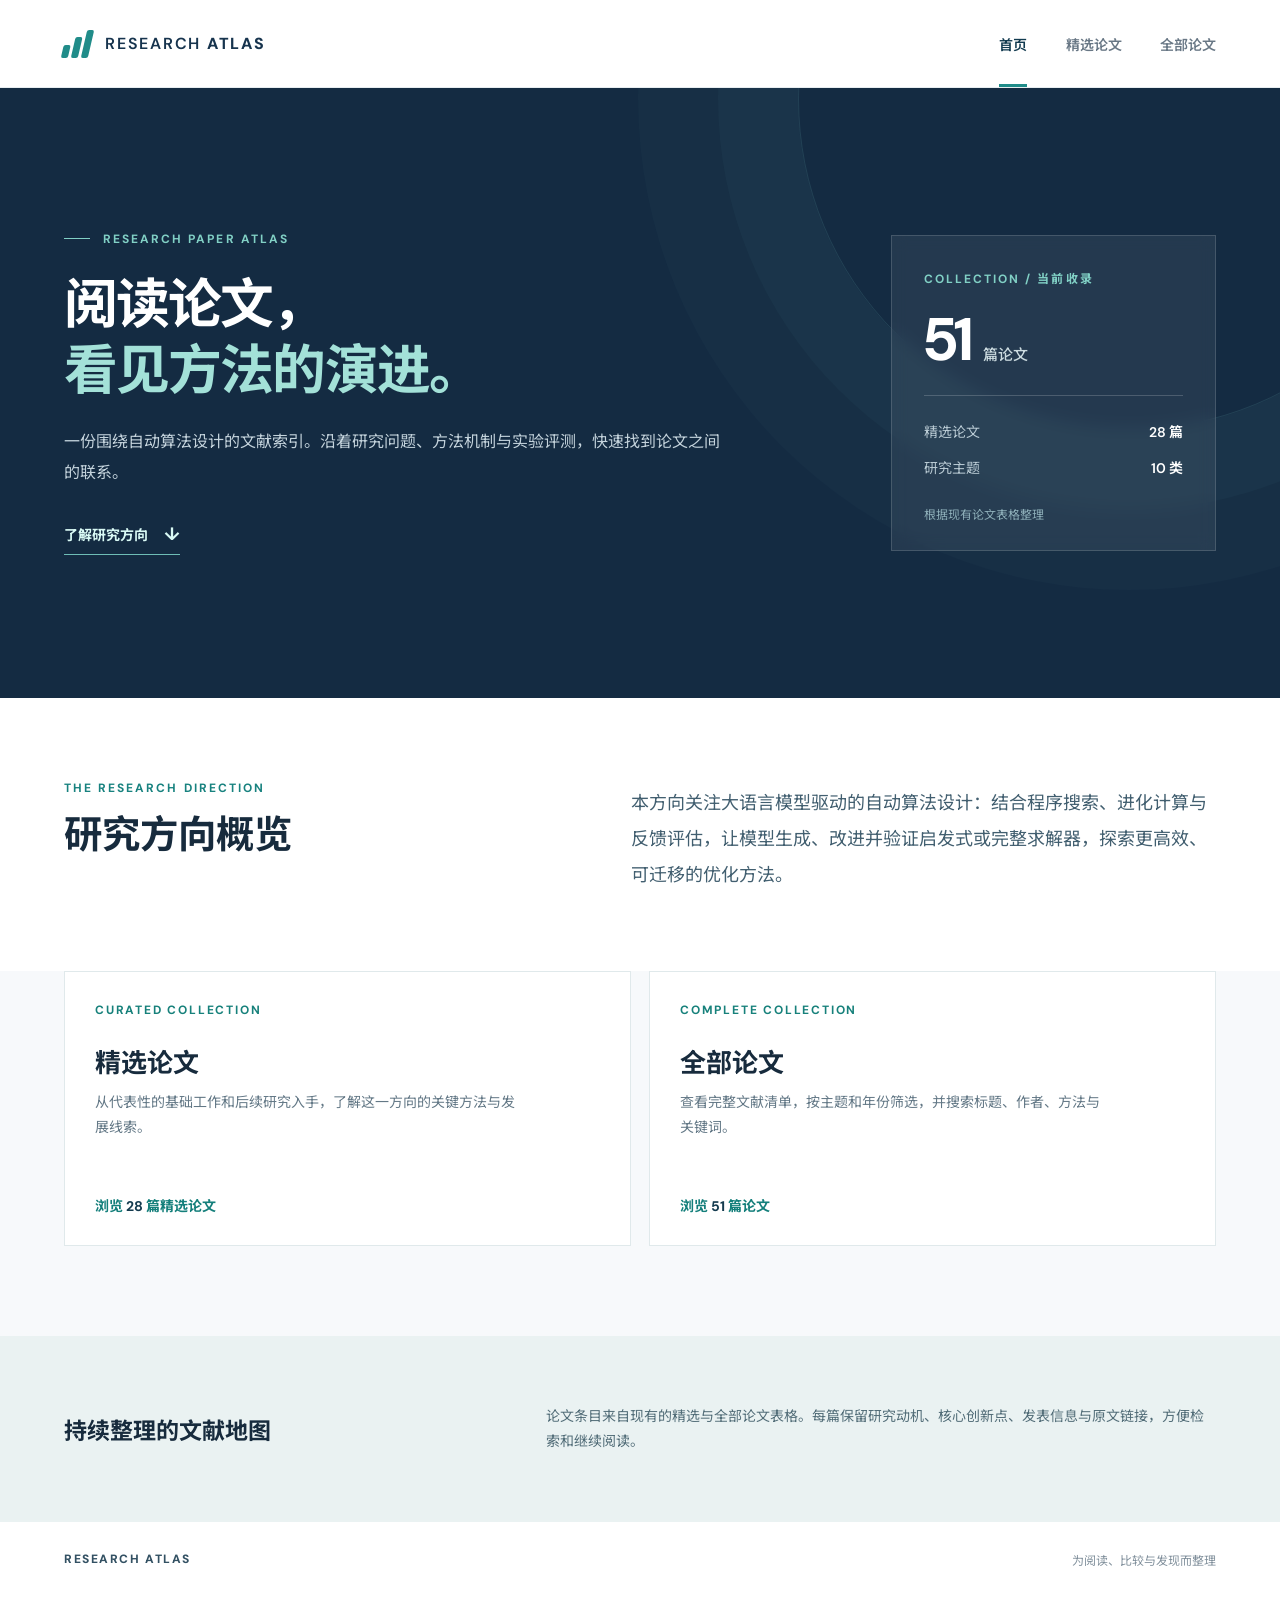
<file: index.html>
<!doctype html>
<html lang="zh-CN">
  <head>
    <meta charset="UTF-8" />
    <meta name="viewport" content="width=device-width, initial-scale=1" />
    <meta name="theme-color" content="#14253d" />
    <meta name="description" content="整理大语言模型驱动的自动算法设计研究论文。" />
    <title>首页 · Research Atlas</title>
    <link rel="stylesheet" href="./styles.css" />
    <script src="./home.js" type="module"></script>
  </head>
  <body>
    <a class="skip-link" href="#direction">跳转到方向介绍</a>
    <div class="site-shell">
      <header class="site-header">
        <a class="brand" href="./index.html" aria-label="论文地图首页">
          <span class="brand-mark" aria-hidden="true"><span></span><span></span><span></span></span>
          <span>RESEARCH <strong>ATLAS</strong></span>
        </a>
        <nav aria-label="主导航">
          <a class="nav-link active" href="./index.html" aria-current="page">首页</a>
          <a class="nav-link" href="./featured.html">精选论文</a>
          <a class="nav-link" href="./papers.html">全部论文</a>
        </nav>
      </header>
      <main>
        <section class="hero home-hero" aria-labelledby="hero-title">
          <div class="hero-main">
            <div class="eyebrow"><span class="eyebrow-line"></span> RESEARCH PAPER ATLAS</div>
            <h1 id="hero-title">阅读论文，<br /><em>看见方法的演进。</em></h1>
            <p class="hero-copy">一份围绕自动算法设计的文献索引。沿着研究问题、方法机制与实验评测，快速找到论文之间的联系。</p>
            <a class="hero-link" href="#direction">了解研究方向 <span aria-hidden="true">↓</span></a>
          </div>
          <div class="hero-panel" aria-label="网站概览">
            <span class="panel-label">COLLECTION / 当前收录</span>
            <div class="panel-number" id="all-count">51<span>篇论文</span></div>
            <div class="panel-rule"></div>
            <div class="panel-row"><span>精选论文</span><strong id="featured-count">28 篇</strong></div>
            <div class="panel-row"><span>研究主题</span><strong id="topic-count">10 类</strong></div>
            <div class="panel-foot">根据现有论文表格整理</div>
          </div>
        </section>

        <section class="home-intro" id="direction" aria-labelledby="direction-title">
          <div><span class="section-kicker">THE RESEARCH DIRECTION</span><h2 id="direction-title">研究方向概览</h2></div>
          <p>本方向关注大语言模型驱动的自动算法设计：结合程序搜索、进化计算与反馈评估，让模型生成、改进并验证启发式或完整求解器，探索更高效、可迁移的优化方法。</p>
        </section>

        <section class="home-cards" aria-label="浏览论文">
          <a class="home-card" href="./featured.html">
            <span class="number">CURATED COLLECTION</span>
            <h3>精选论文</h3>
            <p>从代表性的基础工作和后续研究入手，了解这一方向的关键方法与发展线索。</p>
            <span class="card-action">浏览 <strong id="featured-card-count">28</strong> 篇精选论文</span>
          </a>
          <a class="home-card" href="./papers.html">
            <span class="number">COMPLETE COLLECTION</span>
            <h3>全部论文</h3>
            <p>查看完整文献清单，按主题和年份筛选，并搜索标题、作者、方法与关键词。</p>
            <span class="card-action">浏览 <strong id="all-card-count">51</strong> 篇论文</span>
          </a>
        </section>

        <section class="home-source" aria-labelledby="source-title">
          <h2 id="source-title">持续整理的文献地图</h2>
          <p>论文条目来自现有的精选与全部论文表格。每篇保留研究动机、核心创新点、发表信息与原文链接，方便检索和继续阅读。</p>
        </section>
      </main>
      <footer><span>RESEARCH ATLAS</span><span>为阅读、比较与发现而整理</span></footer>
    </div>
  </body>
</html>
</file>
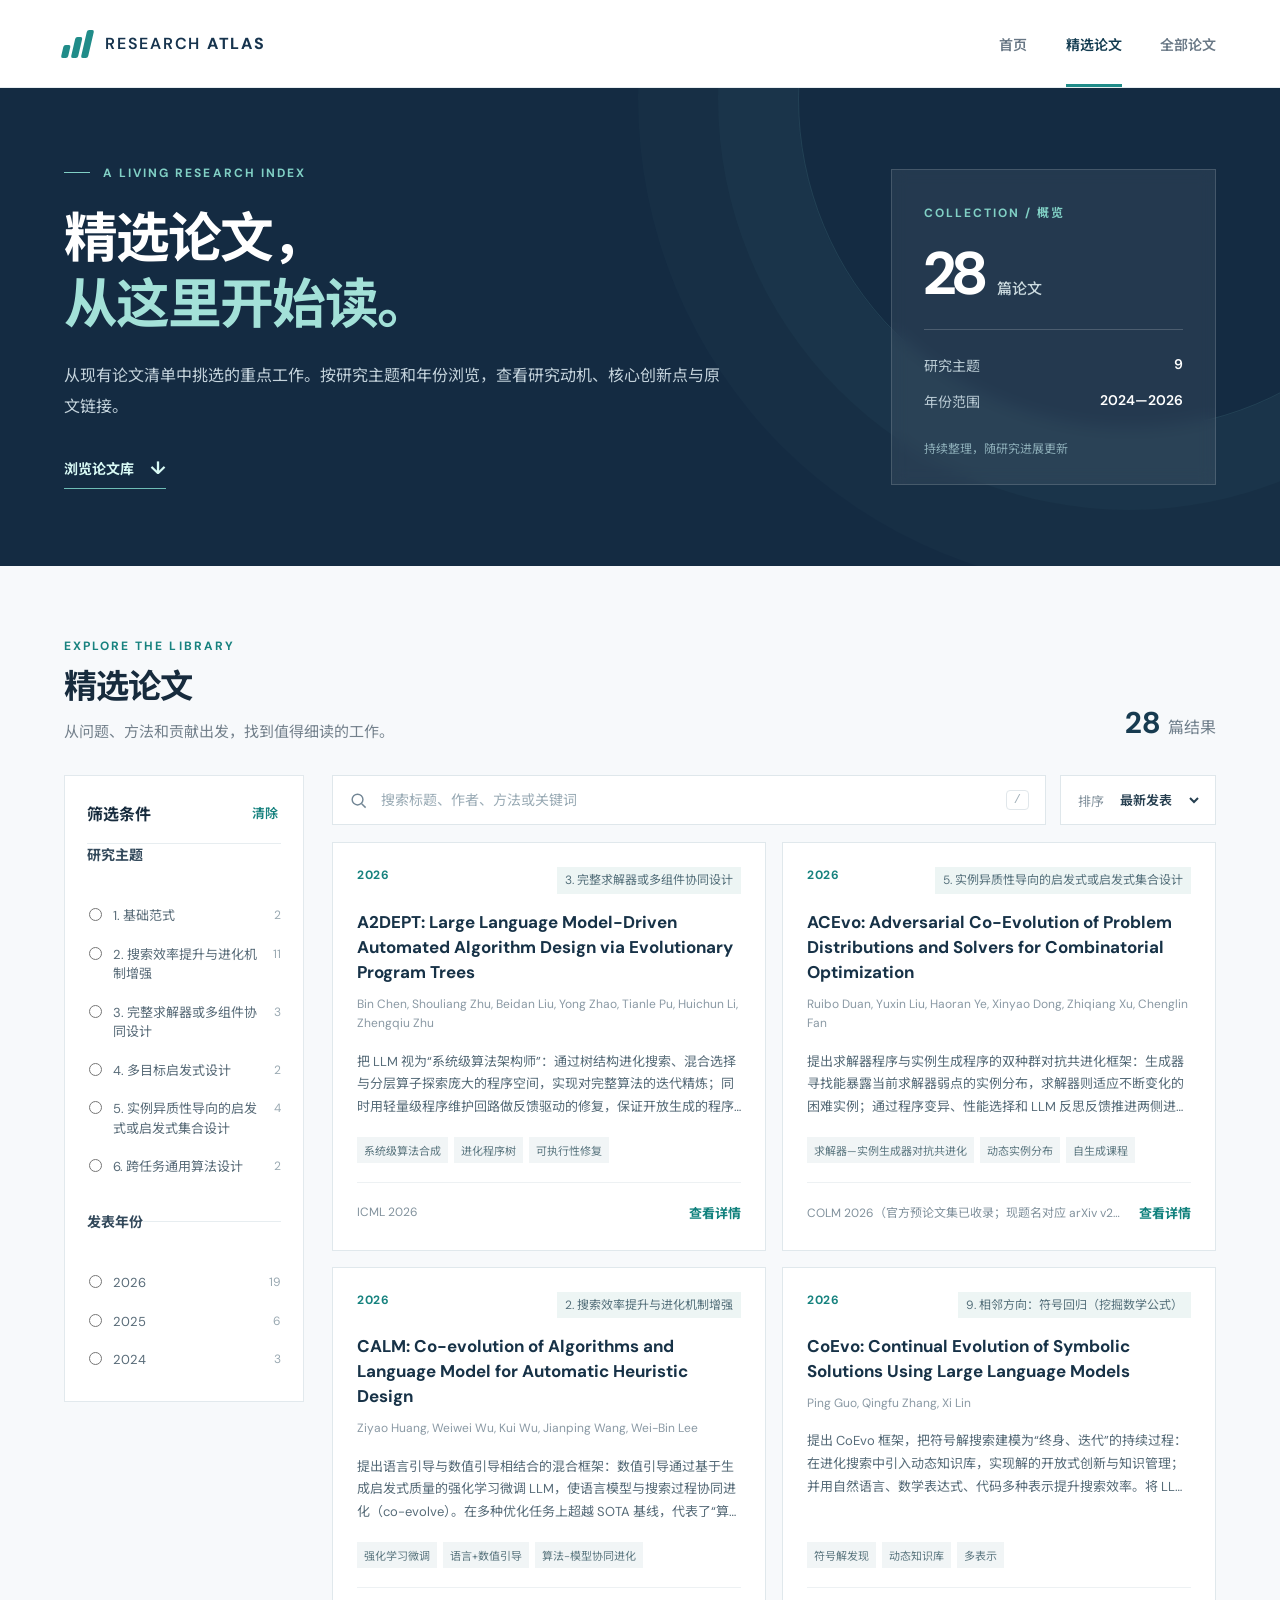
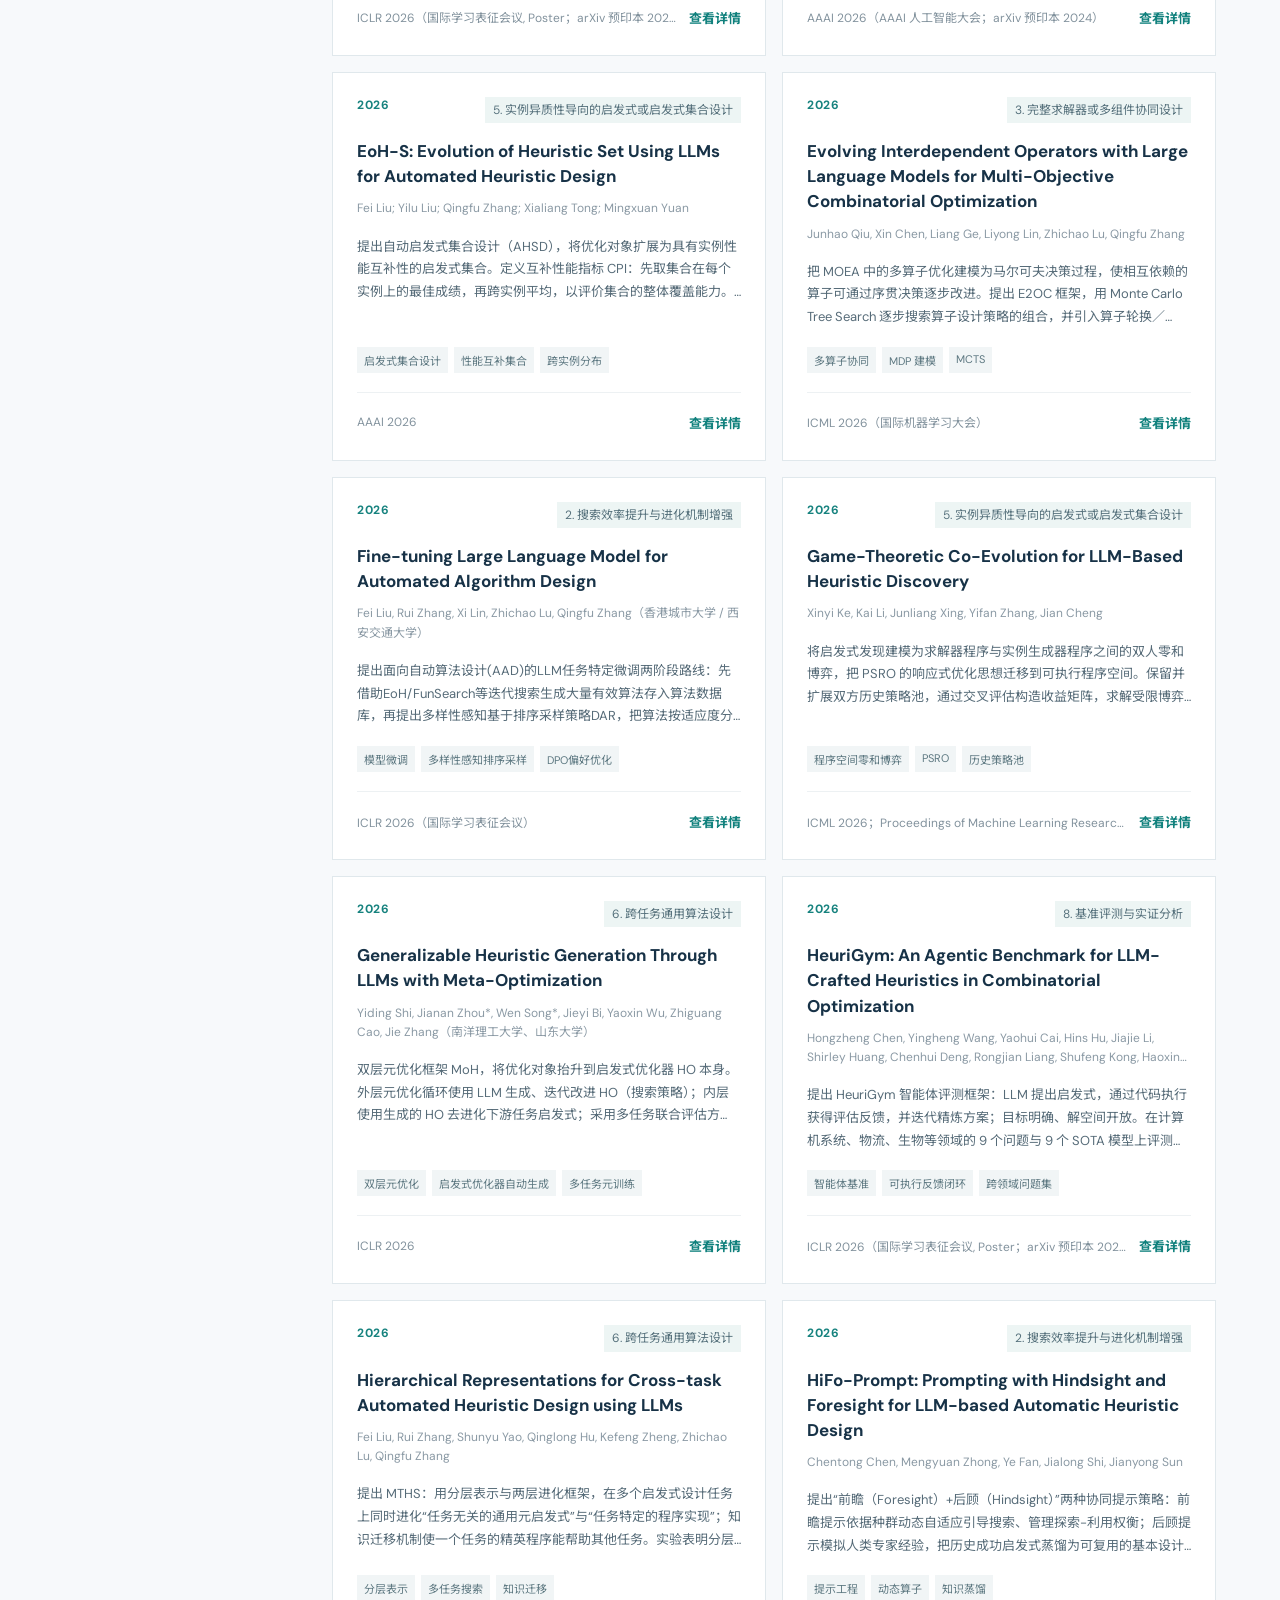
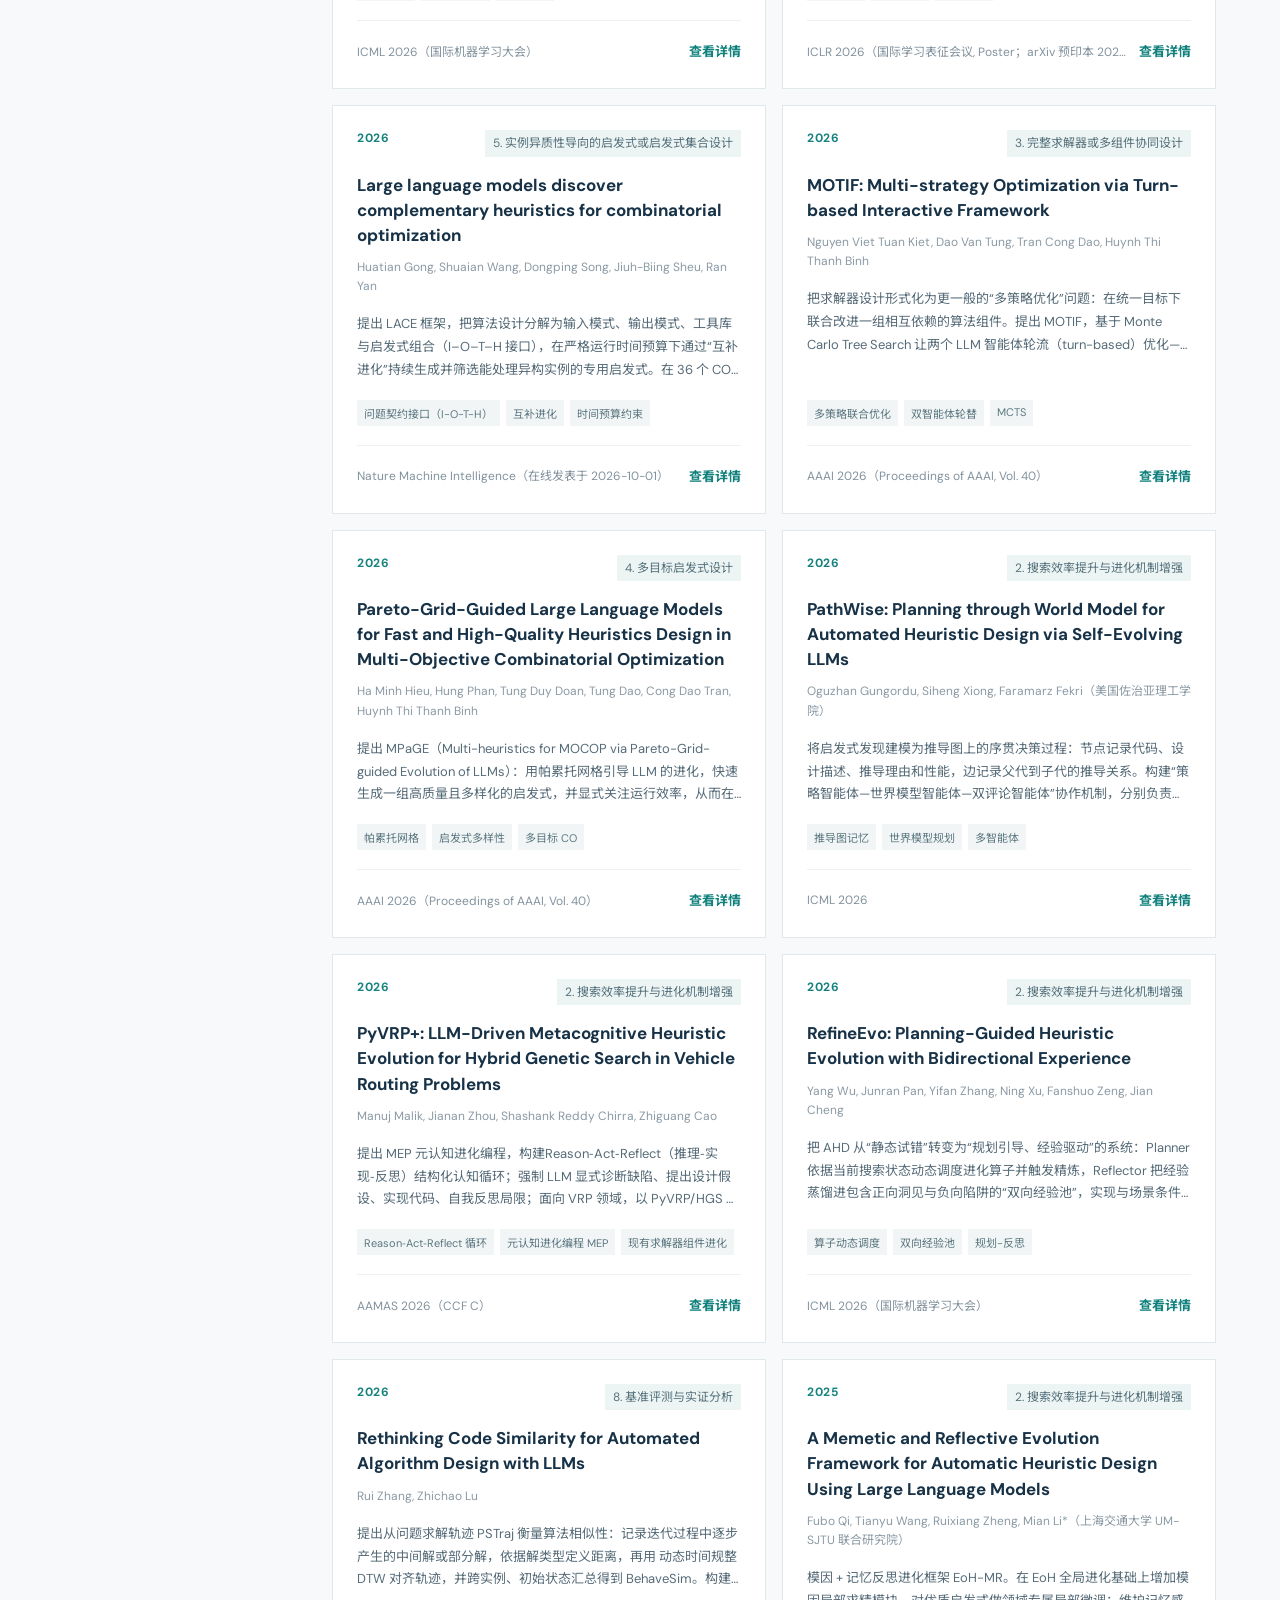
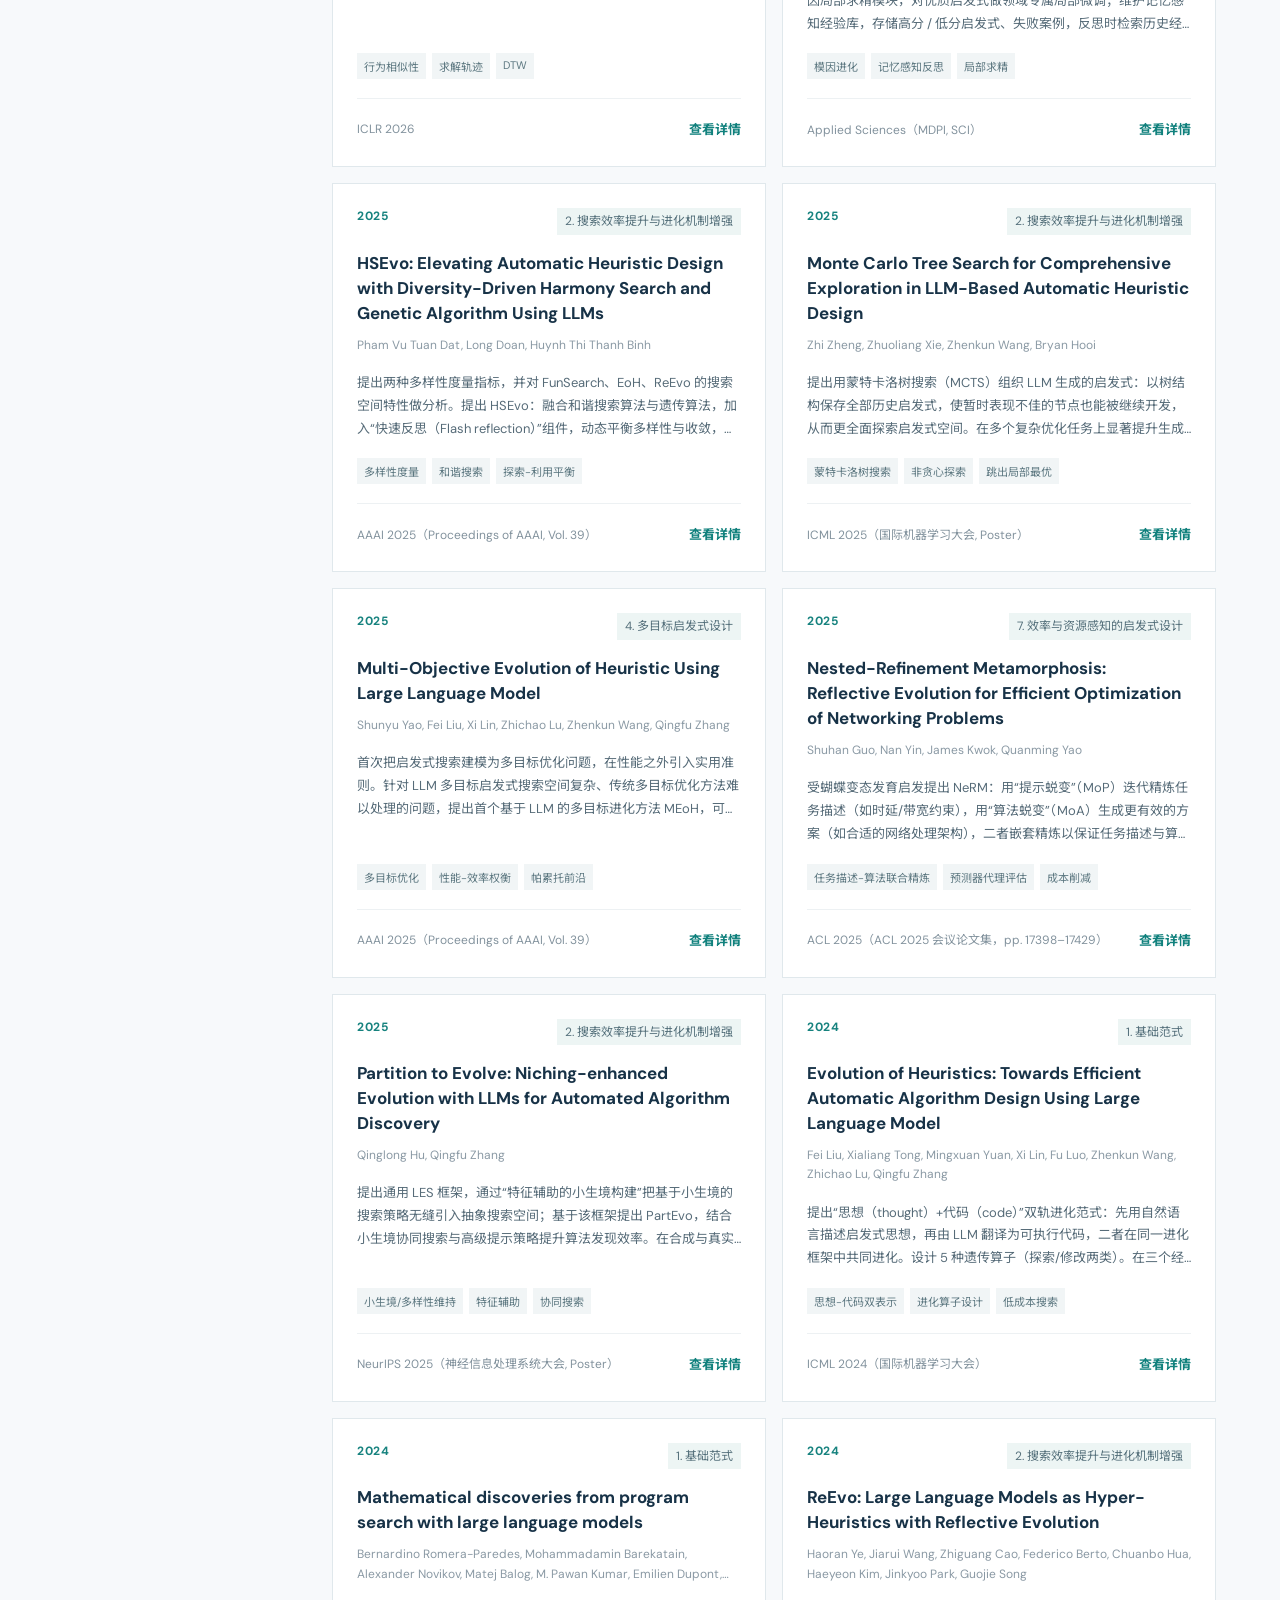
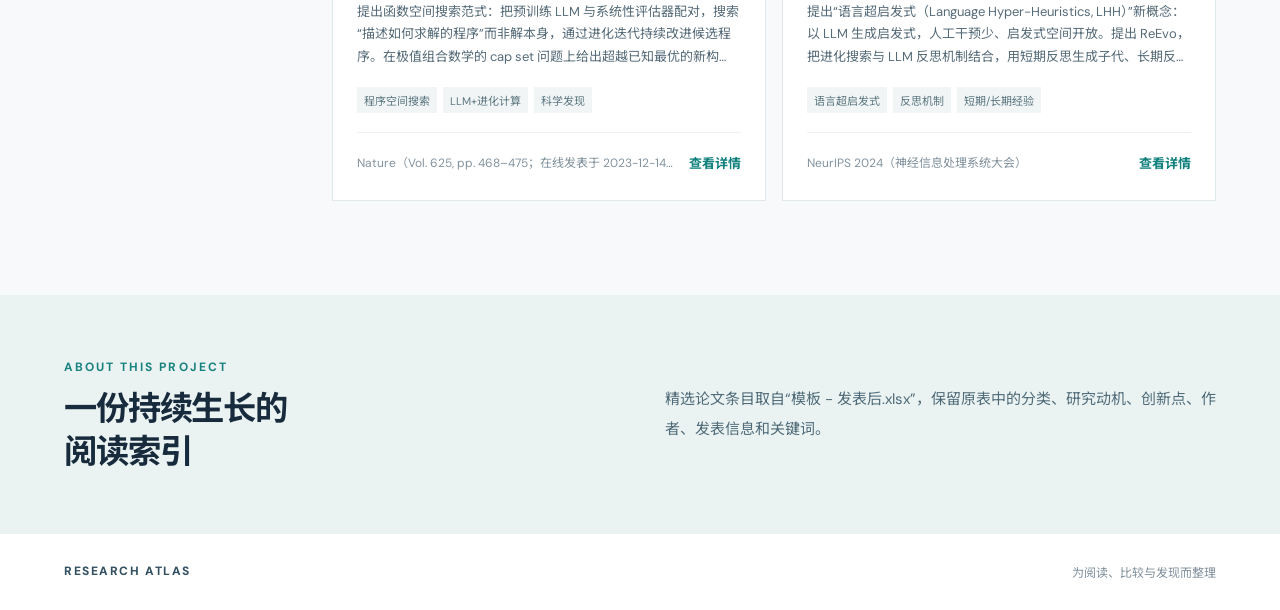
<file: featured.html>
<!doctype html>
<html lang="zh-CN">
  <head>
    <meta charset="UTF-8" />
    <meta name="viewport" content="width=device-width, initial-scale=1" />
    <meta name="theme-color" content="#14253d" />
    <meta name="description" content="一个可检索、可筛选的研究论文库。" />
    <title>精选论文 · Research Atlas</title>
    <link rel="stylesheet" href="./styles.css" />
    <script src="./app.js" type="module"></script>
  </head>
  <body>
    <a class="skip-link" href="#paper-list">跳转到论文列表</a>
    <div class="site-shell" data-collection="featured">
      <header class="site-header">
        <a class="brand" href="./index.html" aria-label="论文地图首页">
          <span class="brand-mark" aria-hidden="true"><span></span><span></span><span></span></span>
          <span>RESEARCH <strong>ATLAS</strong></span>
        </a>
        <nav aria-label="主导航">
          <a class="nav-link" href="./index.html">首页</a>
          <a class="nav-link active" href="./featured.html" aria-current="page">精选论文</a>
          <a class="nav-link" href="./papers.html">全部论文</a>
        </nav>
      </header>

      <main>
        <section class="hero" aria-labelledby="hero-title">
          <div class="hero-main">
            <div class="eyebrow"><span class="eyebrow-line"></span> A LIVING RESEARCH INDEX</div>
            <h1 id="hero-title">精选论文，<br /><em>从这里开始读。</em></h1>
            <p class="hero-copy">从现有论文清单中挑选的重点工作。按研究主题和年份浏览，查看研究动机、核心创新点与原文链接。</p>
            <a class="hero-link" href="#paper-list">浏览论文库 <span aria-hidden="true">↓</span></a>
          </div>
          <div class="hero-panel" aria-label="论文库概览">
            <span class="panel-label">COLLECTION / 概览</span>
            <div class="panel-number" id="hero-count">0<span>篇论文</span></div>
            <div class="panel-rule"></div>
            <div class="panel-row"><span>研究主题</span><strong id="topic-count">0</strong></div>
            <div class="panel-row"><span>年份范围</span><strong id="year-range">待补充</strong></div>
            <div class="panel-foot">持续整理，随研究进展更新</div>
          </div>
        </section>

        <section class="library" id="paper-list" aria-labelledby="library-title">
          <div class="section-heading">
            <div>
              <div class="section-kicker">EXPLORE THE LIBRARY</div>
              <h2 id="library-title">精选论文</h2>
              <p>从问题、方法和贡献出发，找到值得细读的工作。</p>
            </div>
            <div class="result-total" aria-live="polite"><strong id="visible-count">0</strong><span>篇结果</span></div>
          </div>

          <div class="workspace">
            <aside class="filters" aria-label="筛选论文">
              <div class="filter-top"><h3>筛选条件</h3><button id="reset-filters" type="button">清除</button></div>
              <fieldset>
                <legend>研究主题</legend>
                <div id="topic-filters" class="filter-options"></div>
              </fieldset>
              <fieldset>
                <legend>发表年份</legend>
                <div id="year-filters" class="filter-options"></div>
              </fieldset>
            </aside>

            <div class="results">
              <div class="toolbar">
                <label class="search-box" for="search-input">
                  <svg aria-hidden="true" viewBox="0 0 24 24"><circle cx="10.8" cy="10.8" r="6.8"></circle><path d="m16 16 5 5"></path></svg>
                  <input id="search-input" type="search" placeholder="搜索标题、作者、方法或关键词" autocomplete="off" />
                  <kbd>/</kbd>
                </label>
                <label class="sort-box" for="sort-select"><span>排序</span><select id="sort-select"><option value="newest">最新发表</option><option value="oldest">最早发表</option><option value="title">标题 A–Z</option></select></label>
              </div>
              <div id="active-filters" class="active-filters" aria-live="polite"></div>
              <div id="paper-grid" class="paper-grid"></div>
              <div id="empty-state" class="empty-state" hidden>
                <div class="empty-symbol" aria-hidden="true">⌕</div>
                <h3 id="empty-title">暂无论文</h3>
                <p id="empty-copy">论文清单正在整理中。</p>
                <button id="empty-reset" type="button" hidden>清除筛选条件</button>
              </div>
            </div>
          </div>
        </section>

        <section class="about" id="about" aria-labelledby="about-title">
          <div><span class="section-kicker">ABOUT THIS PROJECT</span><h2 id="about-title">一份持续生长的<br />阅读索引</h2></div>
          <p>精选论文条目取自“模板 - 发表后.xlsx”，保留原表中的分类、研究动机、创新点、作者、发表信息和关键词。</p>
        </section>
      </main>
      <footer><span>RESEARCH ATLAS</span><span>为阅读、比较与发现而整理</span></footer>
    </div>

    <dialog id="paper-dialog" aria-labelledby="dialog-title">
      <button class="dialog-close" id="dialog-close" type="button" aria-label="关闭详情">×</button>
      <div id="dialog-content"></div>
    </dialog>
  </body>
</html>
</file>
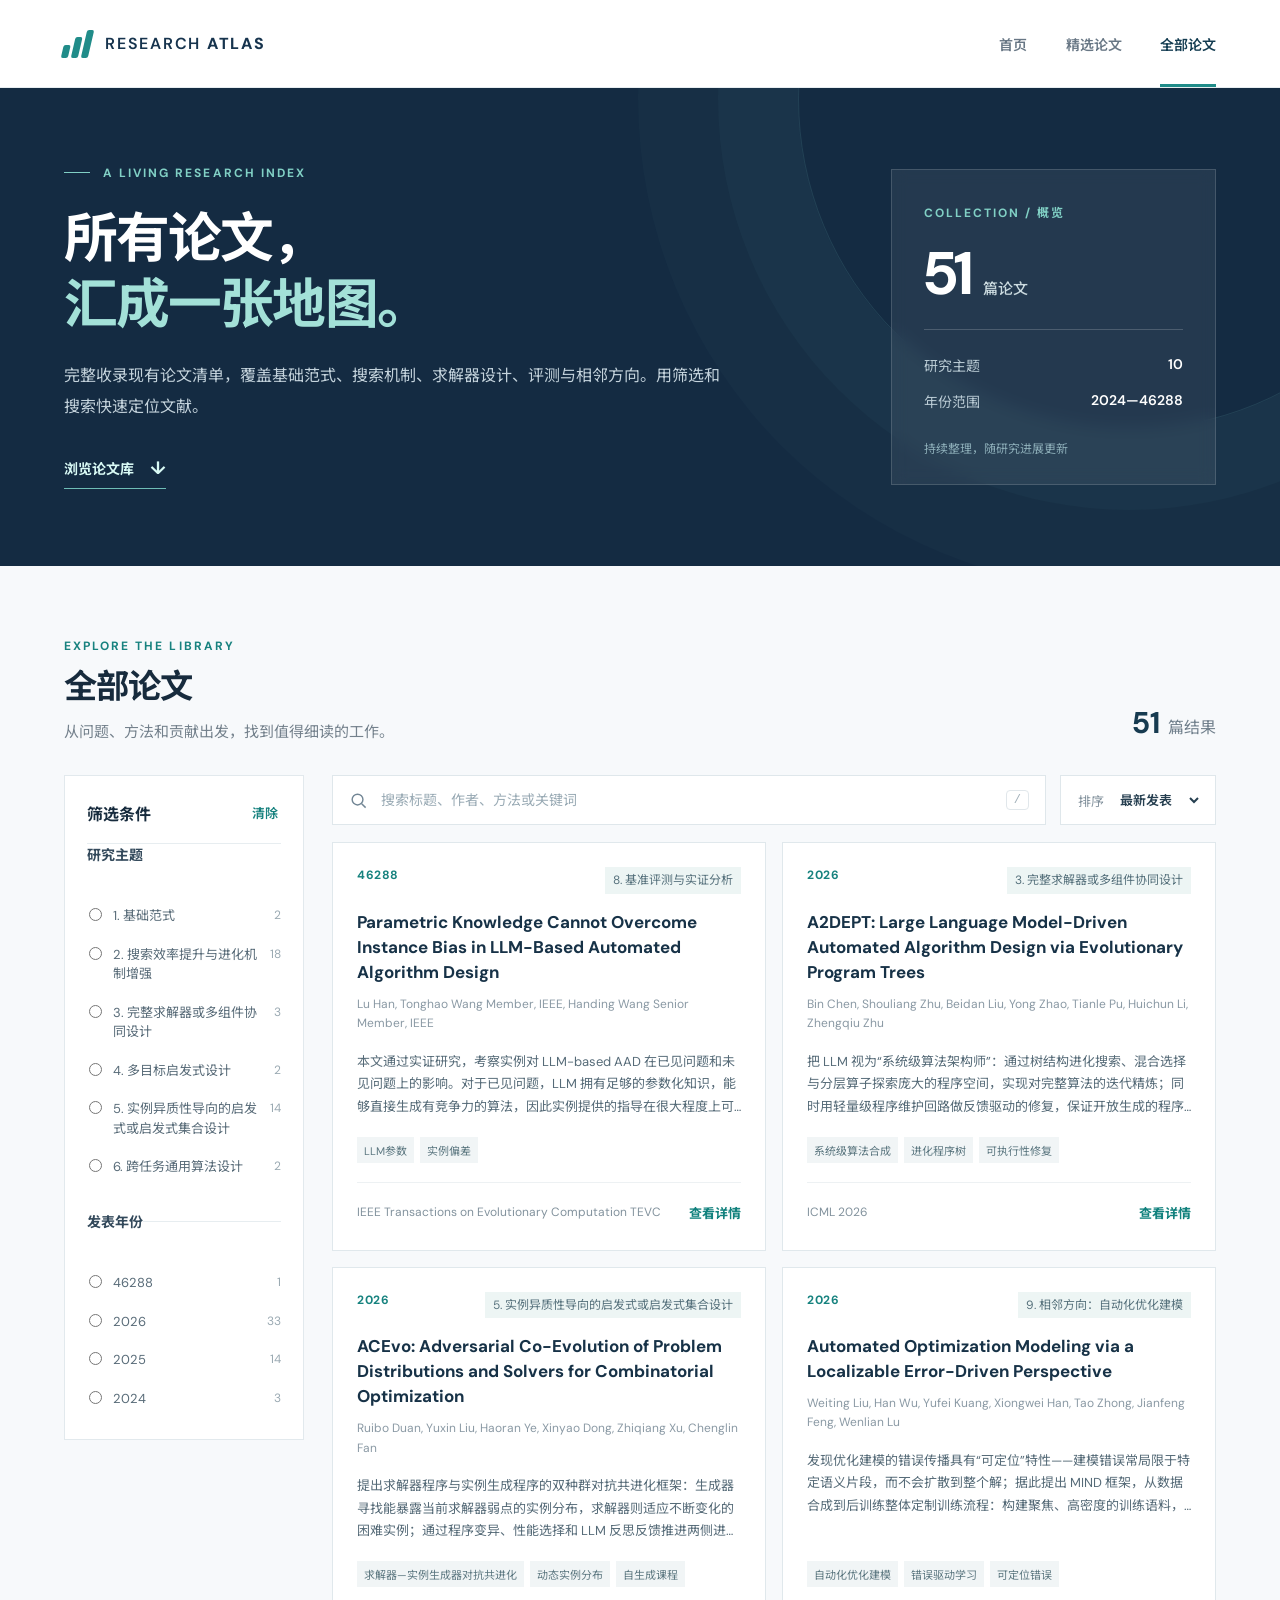
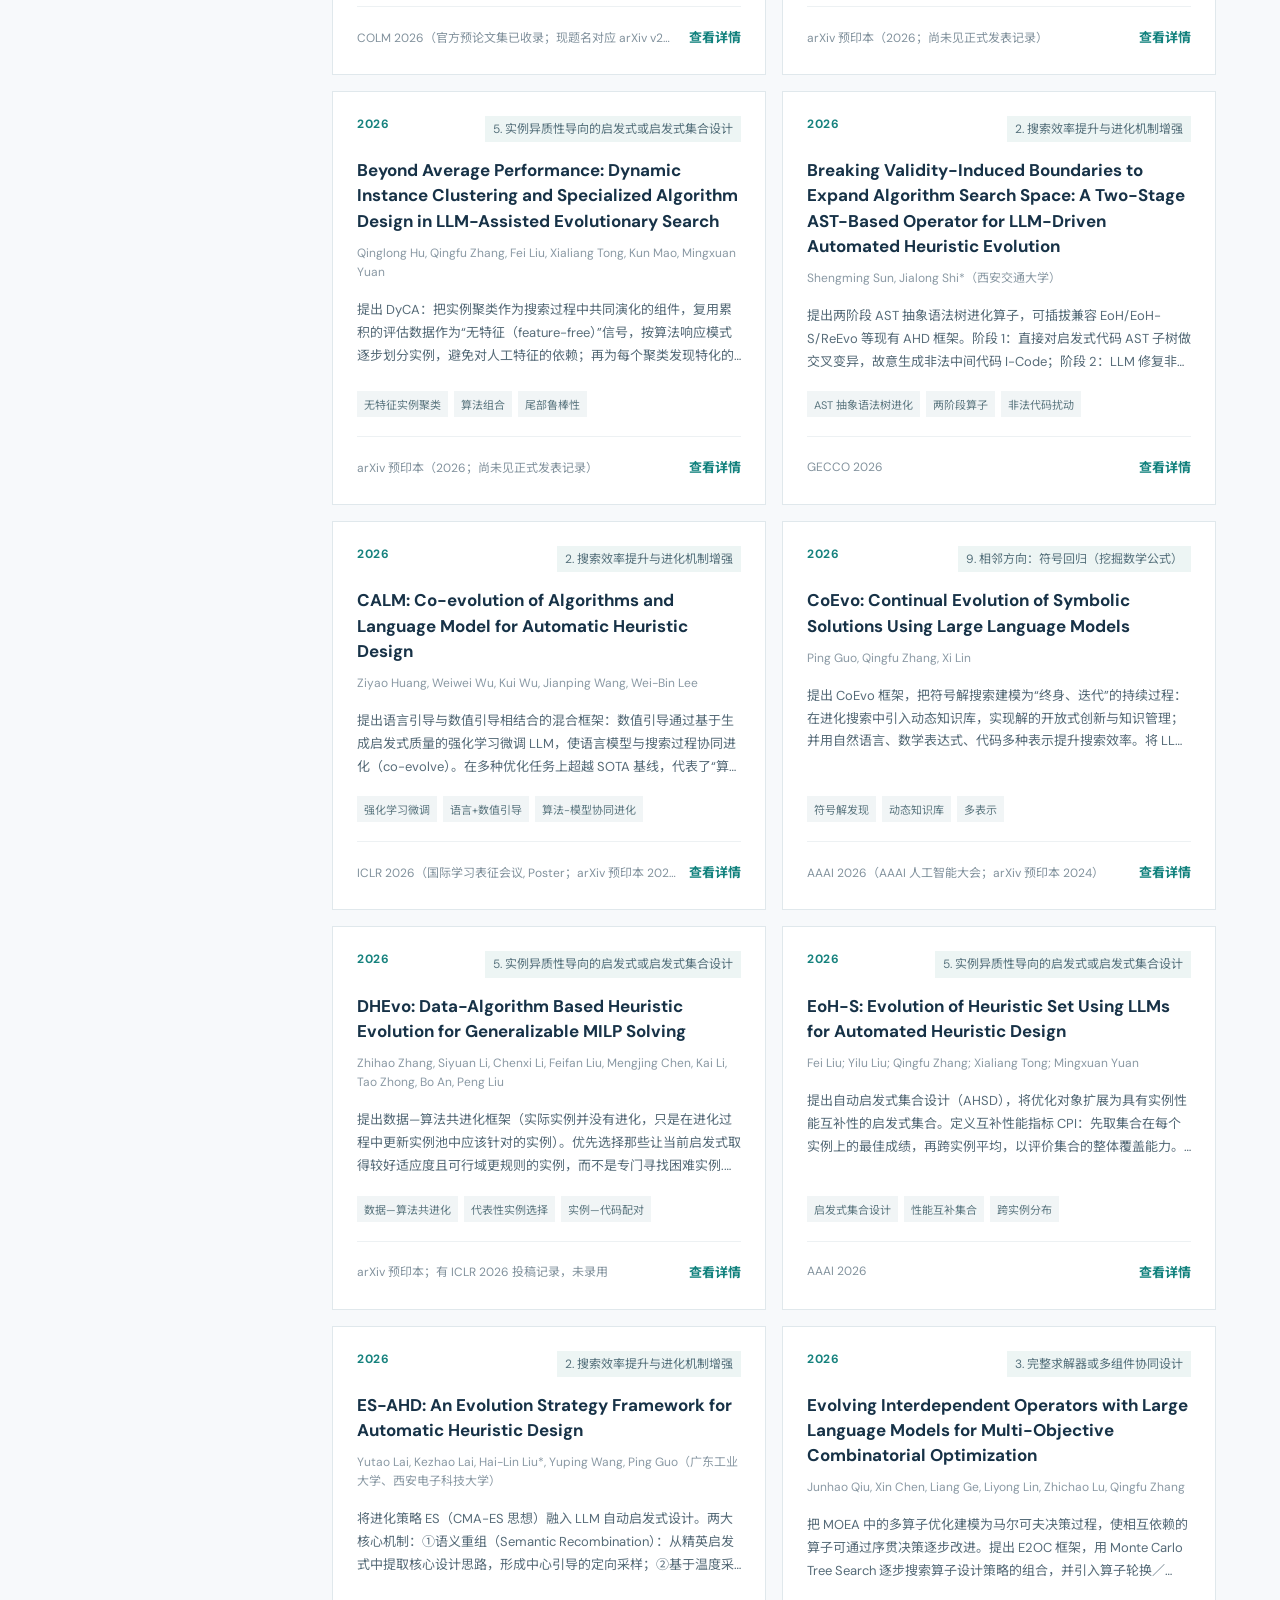
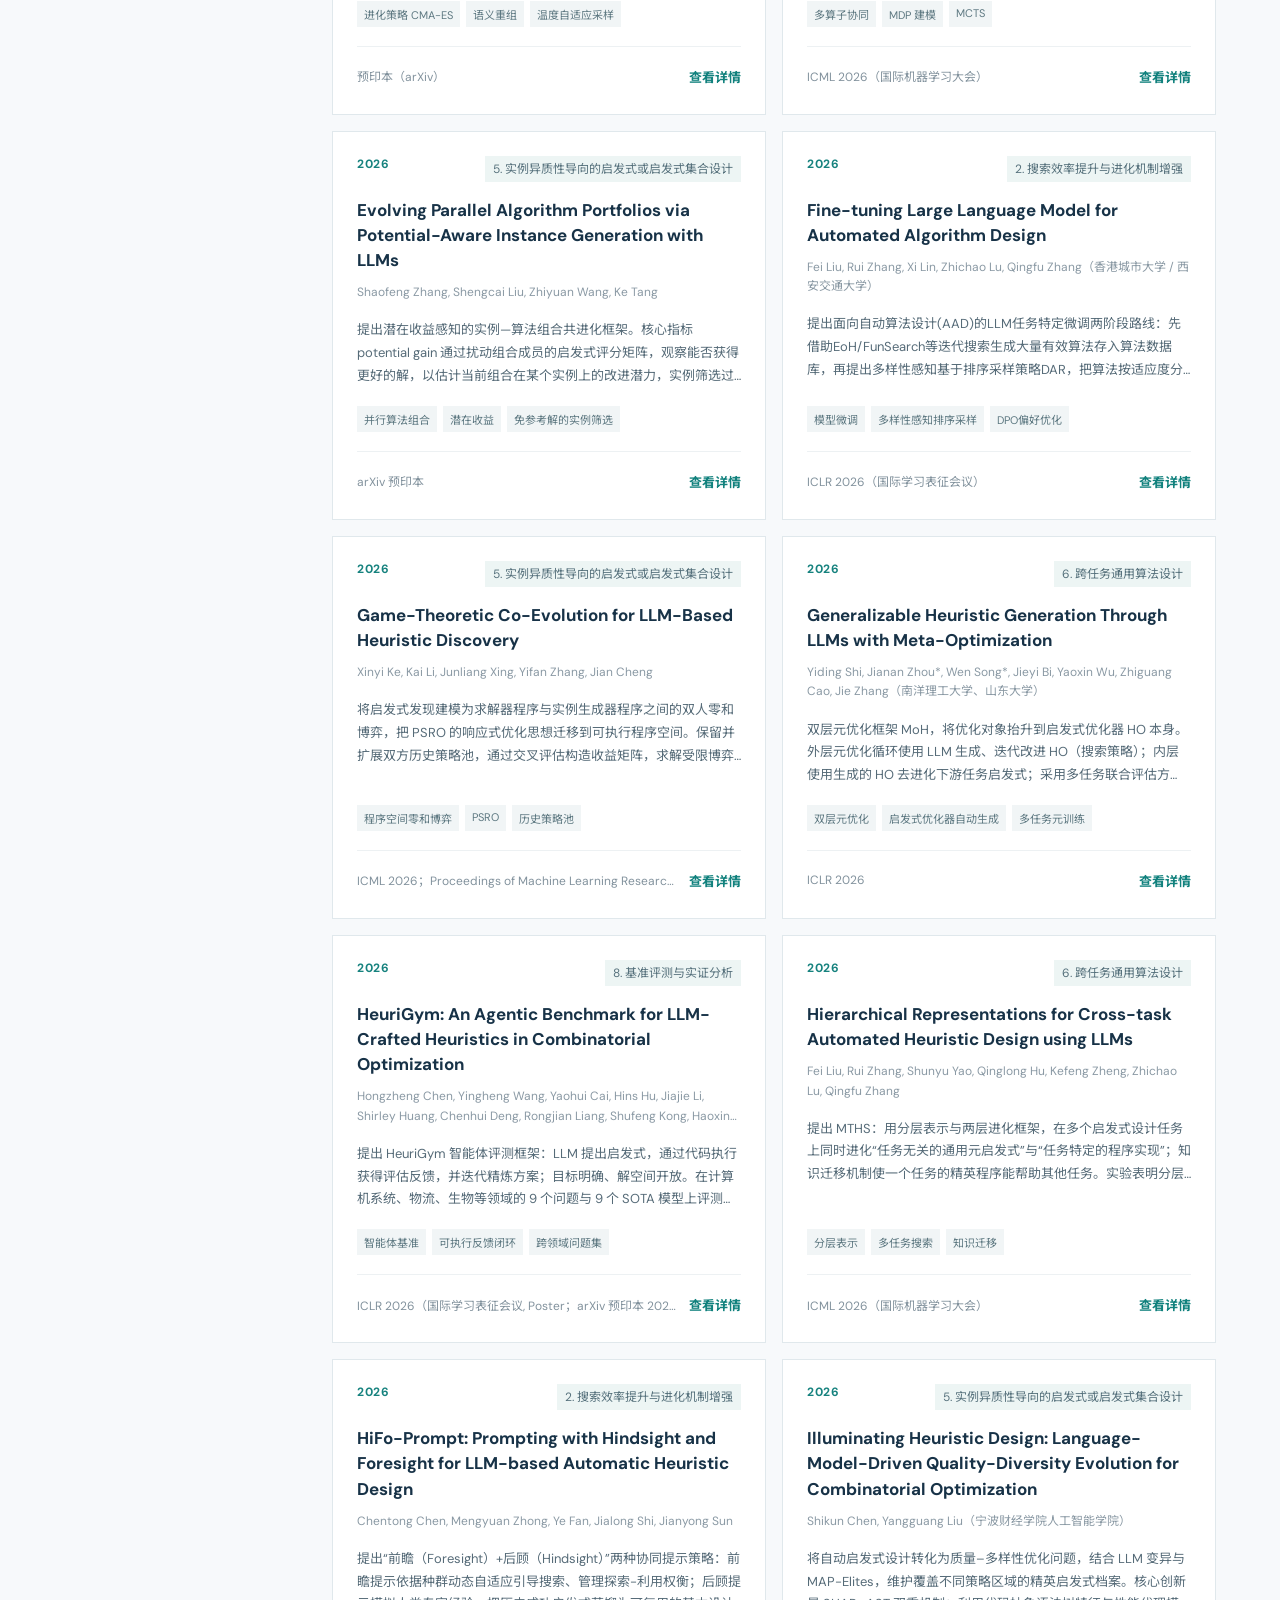
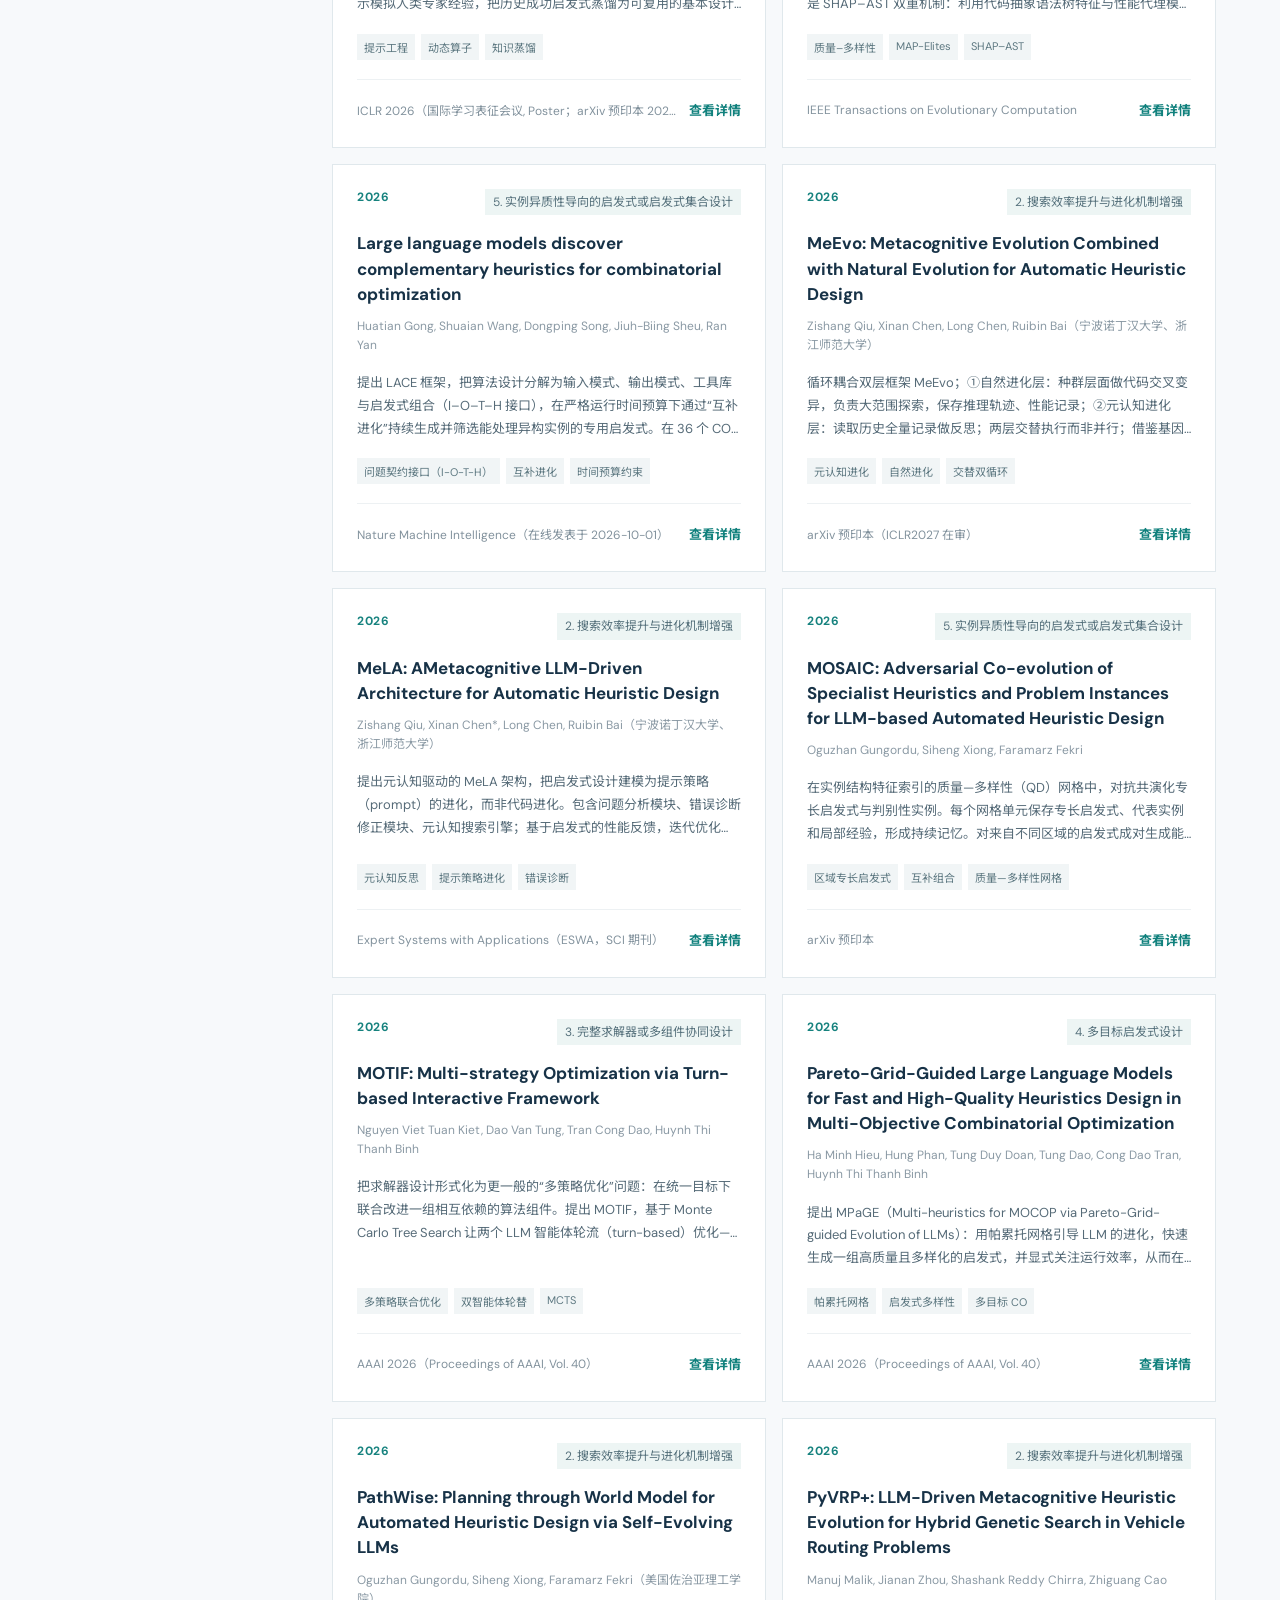
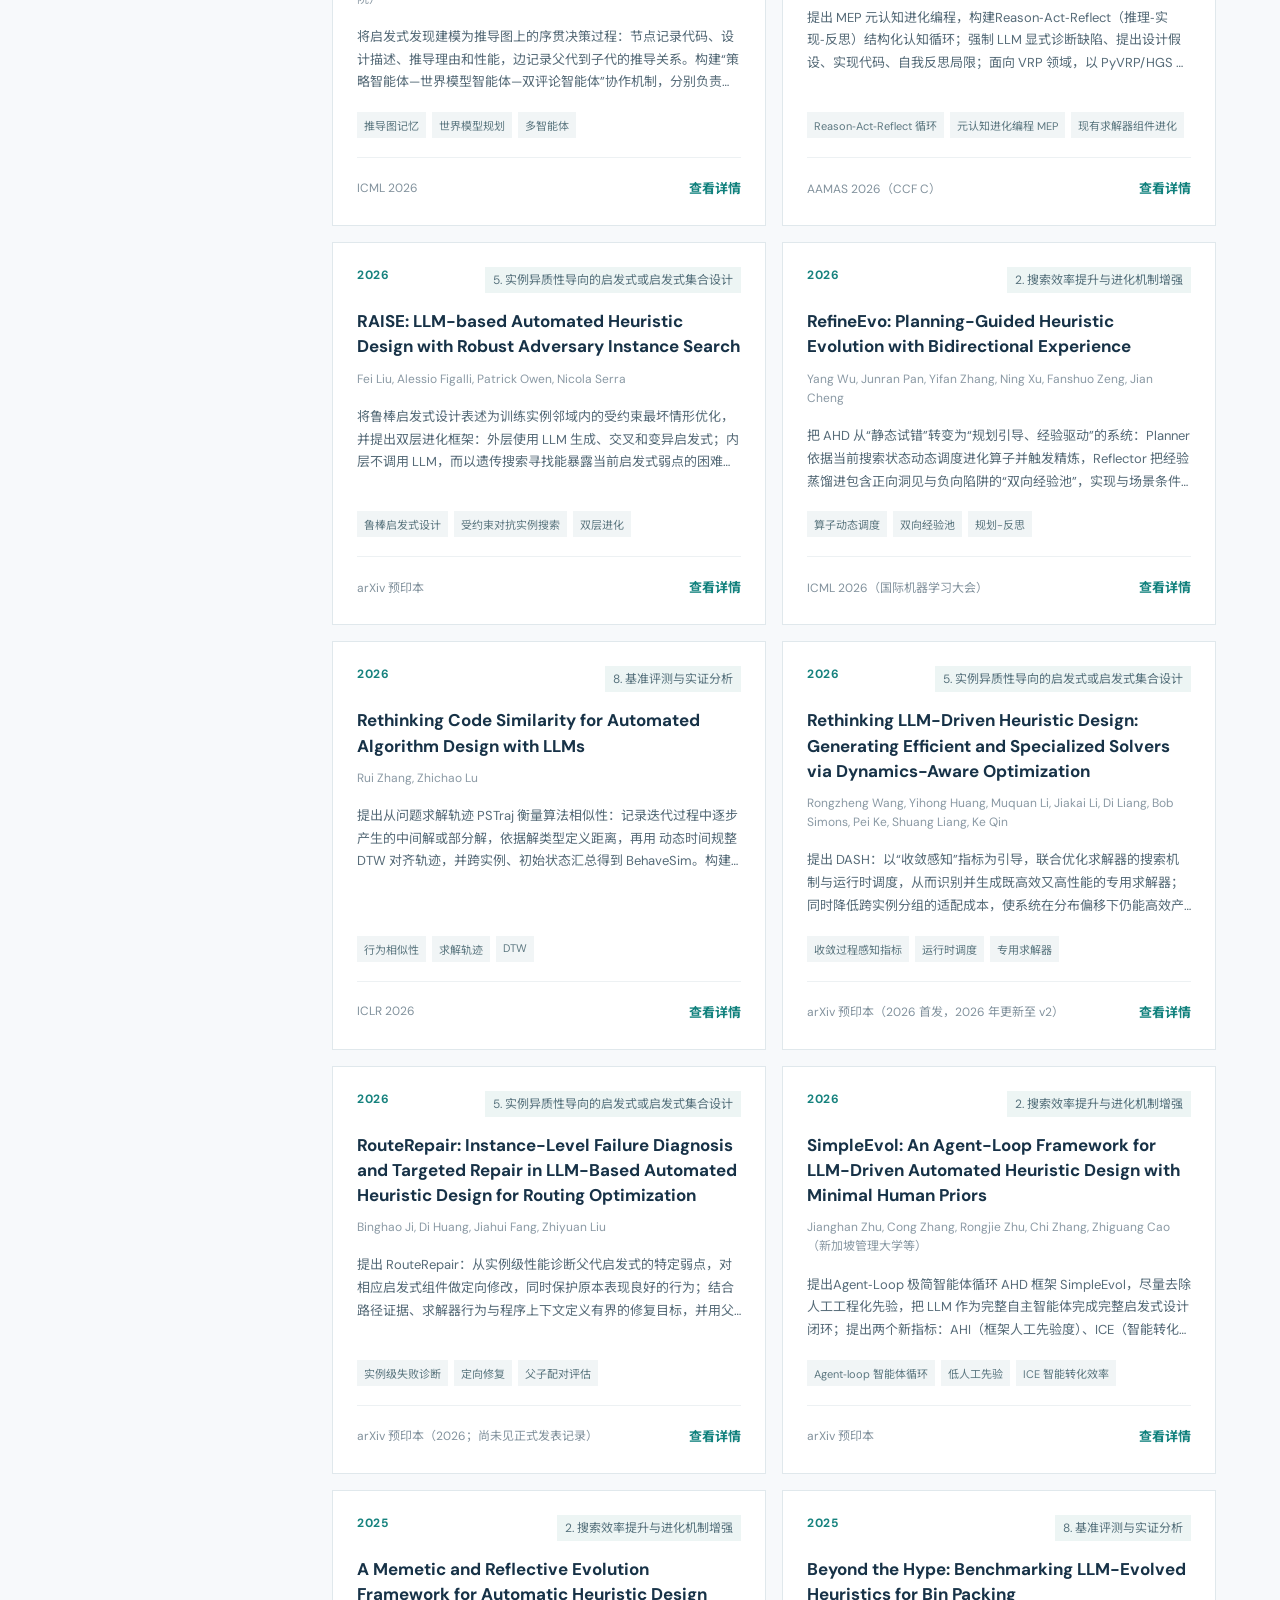
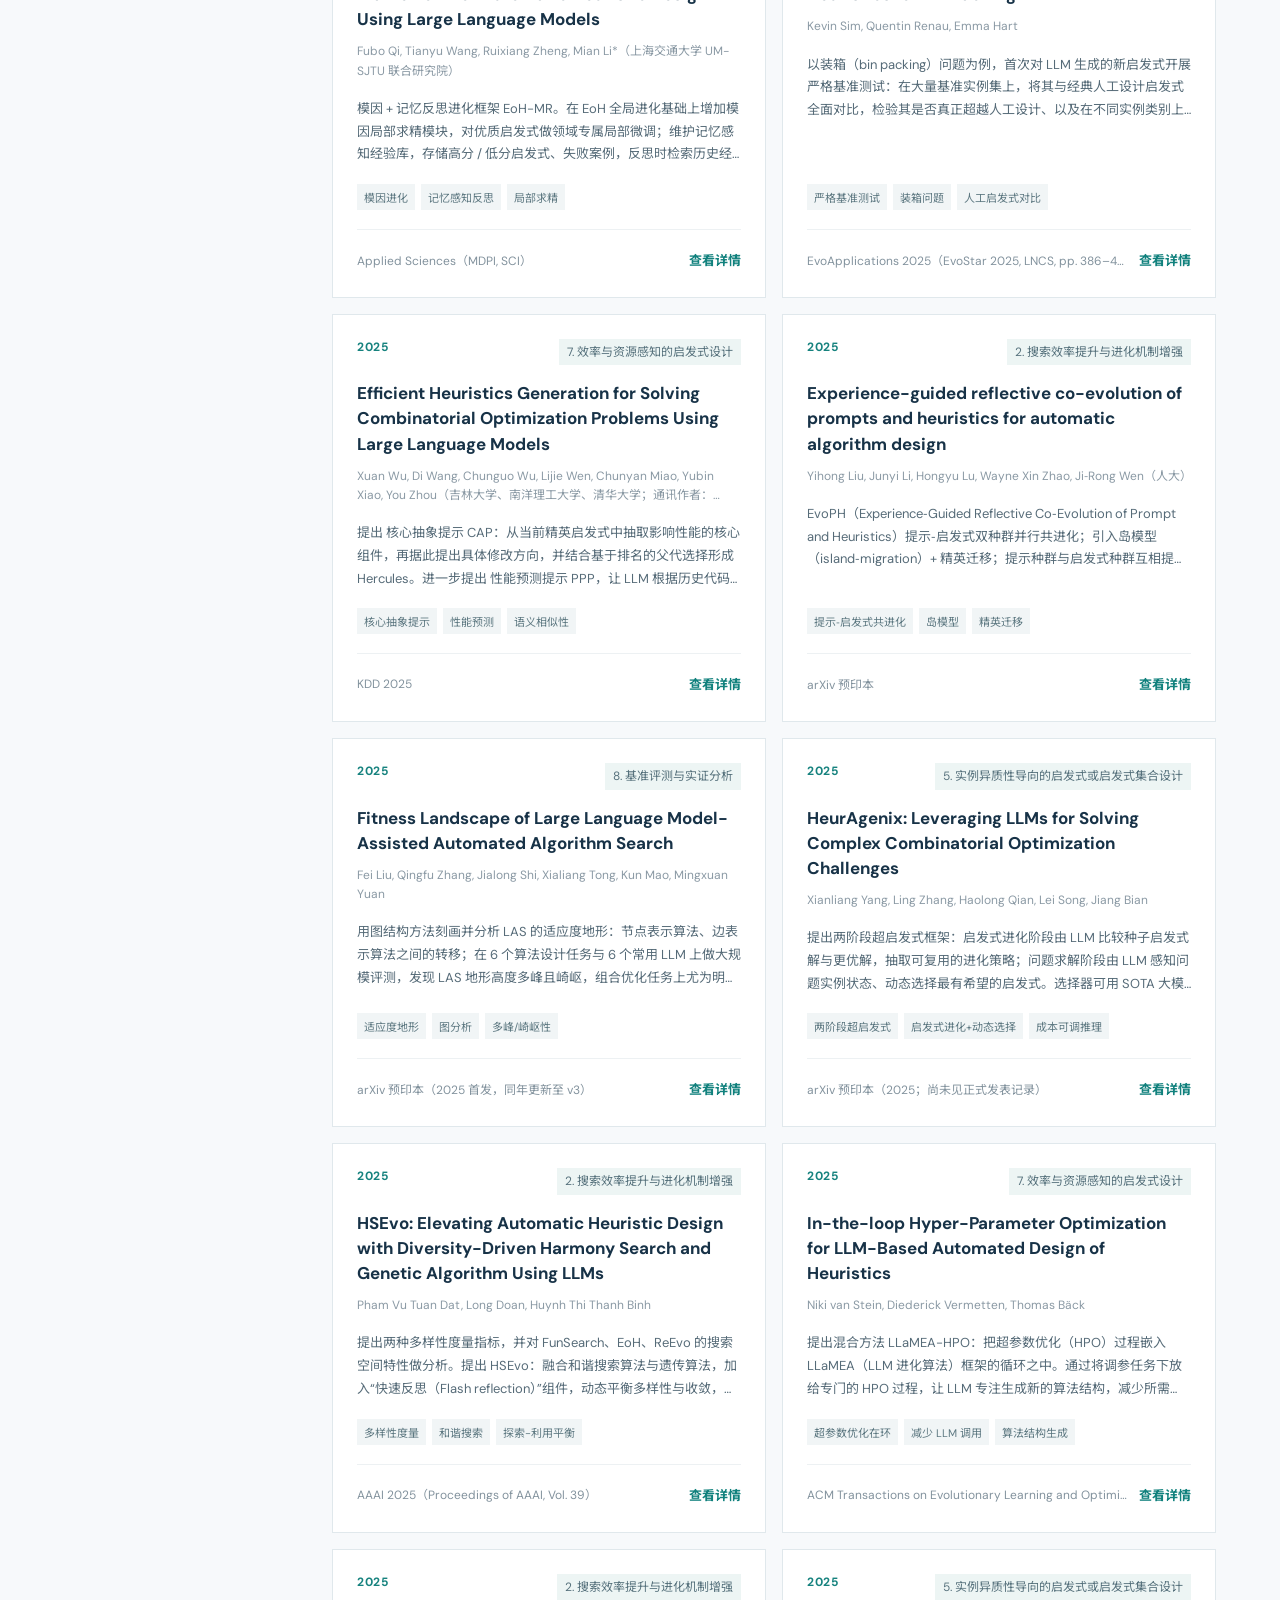
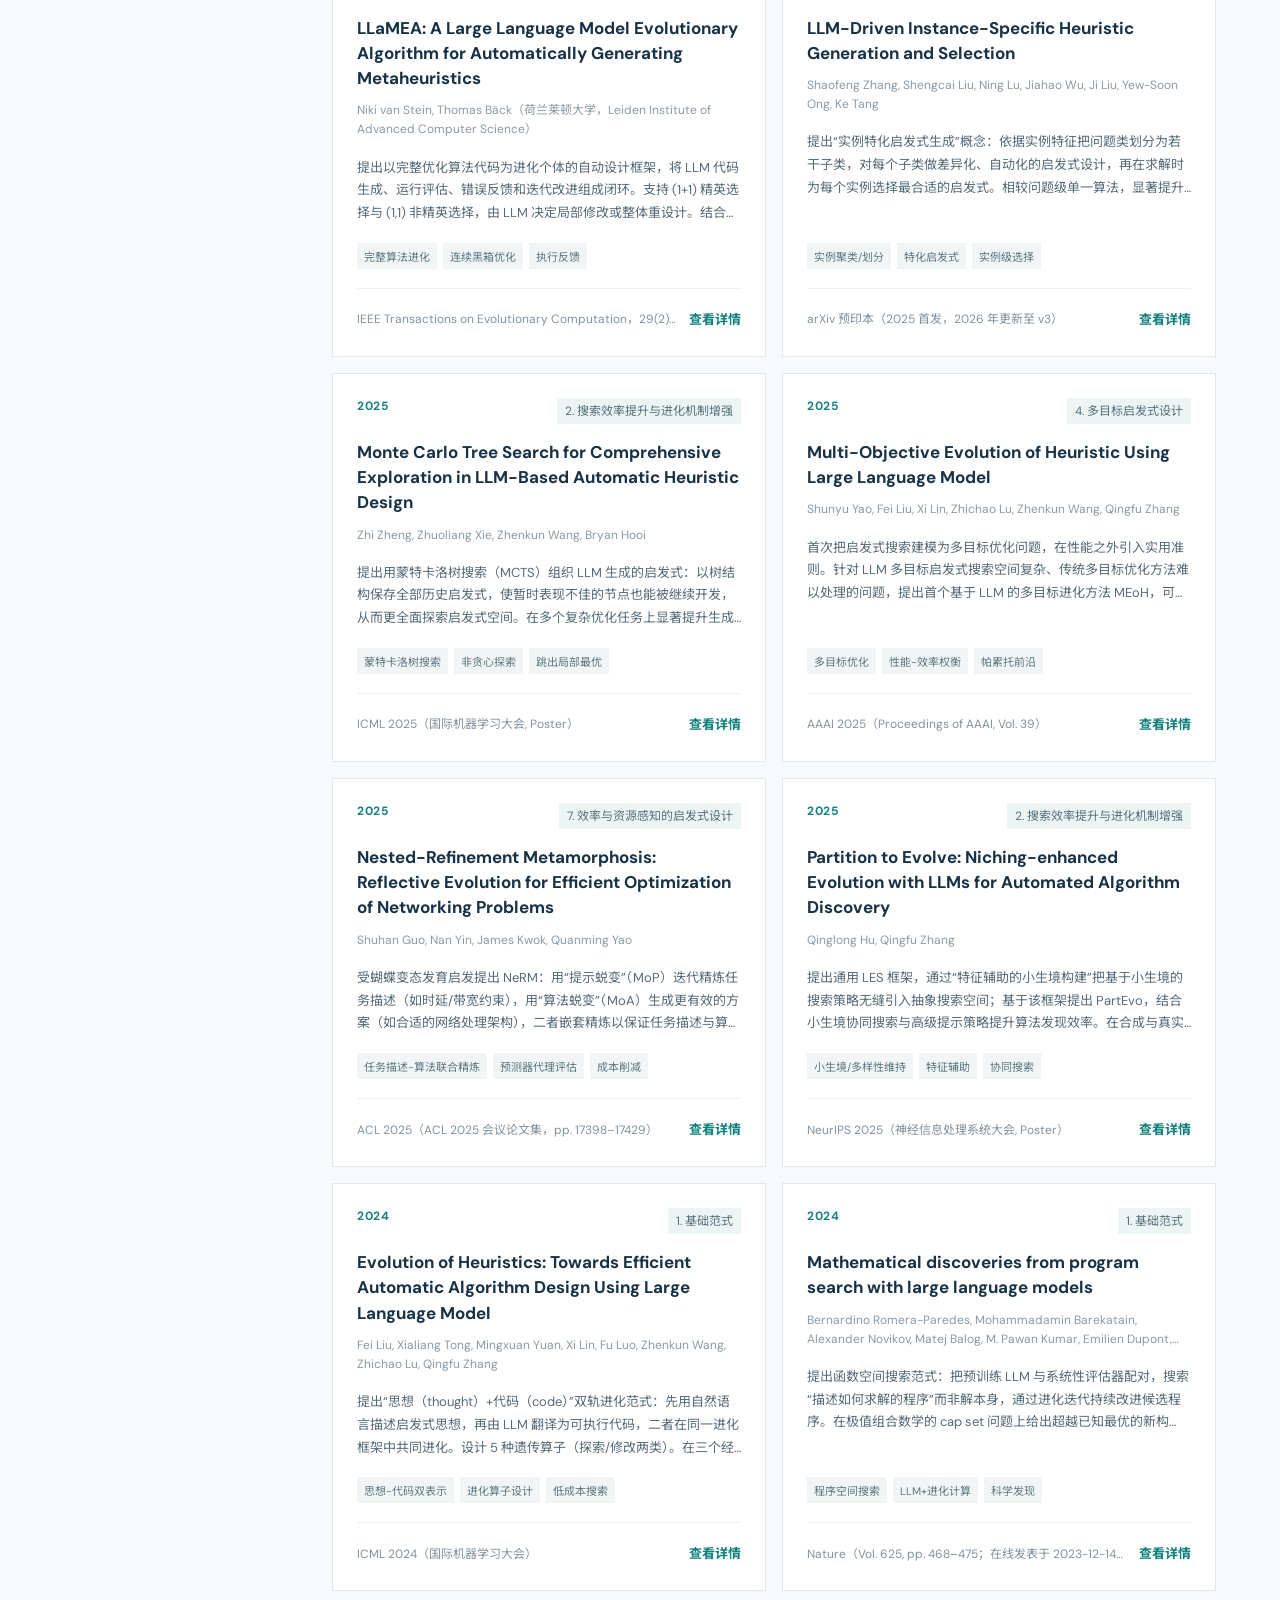
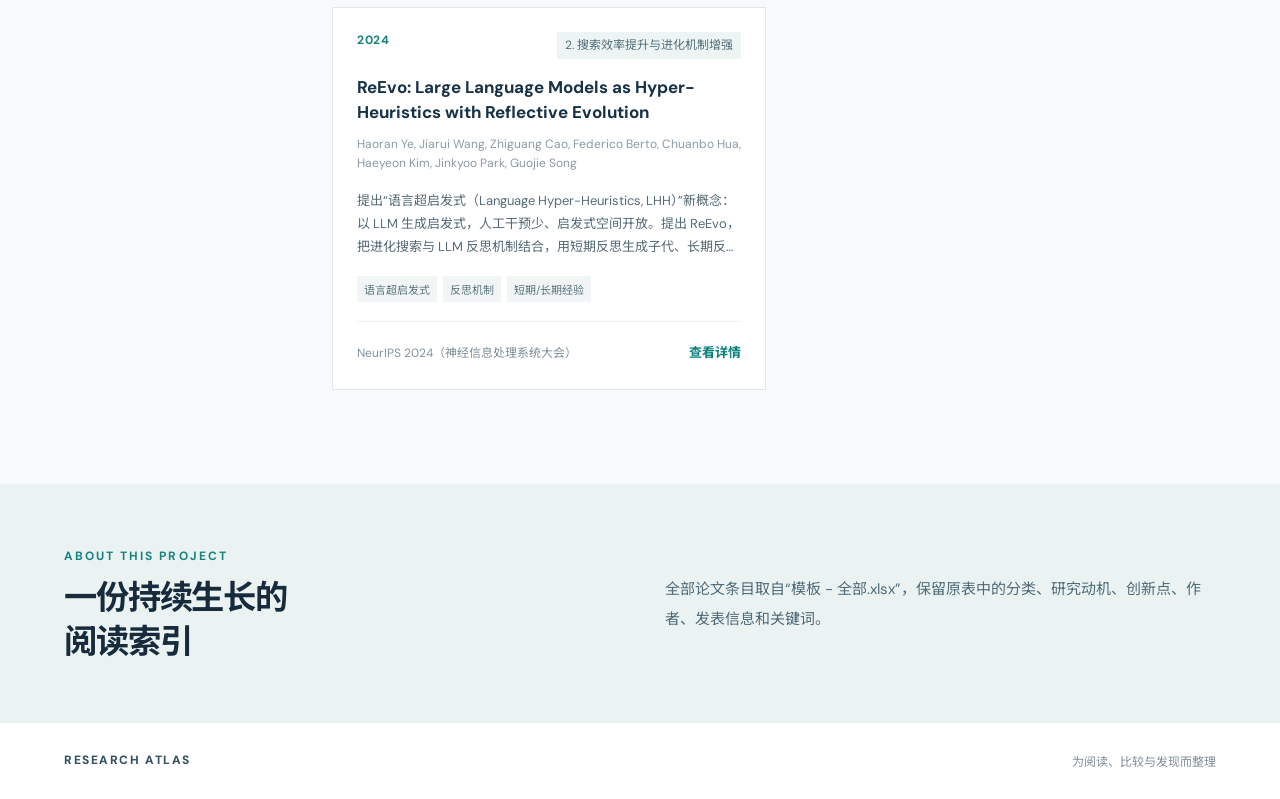
<file: papers.html>
<!doctype html>
<html lang="zh-CN">
  <head>
    <meta charset="UTF-8" />
    <meta name="viewport" content="width=device-width, initial-scale=1" />
    <meta name="theme-color" content="#14253d" />
    <meta name="description" content="一个可检索、可筛选的研究论文库。" />
    <title>全部论文 · Research Atlas</title>
    <link rel="stylesheet" href="./styles.css" />
    <script src="./app.js" type="module"></script>
  </head>
  <body>
    <a class="skip-link" href="#paper-list">跳转到论文列表</a>
    <div class="site-shell" data-collection="all">
      <header class="site-header">
        <a class="brand" href="./index.html" aria-label="论文地图首页">
          <span class="brand-mark" aria-hidden="true"><span></span><span></span><span></span></span>
          <span>RESEARCH <strong>ATLAS</strong></span>
        </a>
        <nav aria-label="主导航">
          <a class="nav-link" href="./index.html">首页</a>
          <a class="nav-link" href="./featured.html">精选论文</a>
          <a class="nav-link active" href="./papers.html" aria-current="page">全部论文</a>
        </nav>
      </header>

      <main>
        <section class="hero" aria-labelledby="hero-title">
          <div class="hero-main">
            <div class="eyebrow"><span class="eyebrow-line"></span> A LIVING RESEARCH INDEX</div>
            <h1 id="hero-title">所有论文，<br /><em>汇成一张地图。</em></h1>
            <p class="hero-copy">完整收录现有论文清单，覆盖基础范式、搜索机制、求解器设计、评测与相邻方向。用筛选和搜索快速定位文献。</p>
            <a class="hero-link" href="#paper-list">浏览论文库 <span aria-hidden="true">↓</span></a>
          </div>
          <div class="hero-panel" aria-label="论文库概览">
            <span class="panel-label">COLLECTION / 概览</span>
            <div class="panel-number" id="hero-count">0<span>篇论文</span></div>
            <div class="panel-rule"></div>
            <div class="panel-row"><span>研究主题</span><strong id="topic-count">0</strong></div>
            <div class="panel-row"><span>年份范围</span><strong id="year-range">待补充</strong></div>
            <div class="panel-foot">持续整理，随研究进展更新</div>
          </div>
        </section>

        <section class="library" id="paper-list" aria-labelledby="library-title">
          <div class="section-heading">
            <div>
              <div class="section-kicker">EXPLORE THE LIBRARY</div>
              <h2 id="library-title">全部论文</h2>
              <p>从问题、方法和贡献出发，找到值得细读的工作。</p>
            </div>
            <div class="result-total" aria-live="polite"><strong id="visible-count">0</strong><span>篇结果</span></div>
          </div>

          <div class="workspace">
            <aside class="filters" aria-label="筛选论文">
              <div class="filter-top"><h3>筛选条件</h3><button id="reset-filters" type="button">清除</button></div>
              <fieldset>
                <legend>研究主题</legend>
                <div id="topic-filters" class="filter-options"></div>
              </fieldset>
              <fieldset>
                <legend>发表年份</legend>
                <div id="year-filters" class="filter-options"></div>
              </fieldset>
            </aside>

            <div class="results">
              <div class="toolbar">
                <label class="search-box" for="search-input">
                  <svg aria-hidden="true" viewBox="0 0 24 24"><circle cx="10.8" cy="10.8" r="6.8"></circle><path d="m16 16 5 5"></path></svg>
                  <input id="search-input" type="search" placeholder="搜索标题、作者、方法或关键词" autocomplete="off" />
                  <kbd>/</kbd>
                </label>
                <label class="sort-box" for="sort-select"><span>排序</span><select id="sort-select"><option value="newest">最新发表</option><option value="oldest">最早发表</option><option value="title">标题 A–Z</option></select></label>
              </div>
              <div id="active-filters" class="active-filters" aria-live="polite"></div>
              <div id="paper-grid" class="paper-grid"></div>
              <div id="empty-state" class="empty-state" hidden>
                <div class="empty-symbol" aria-hidden="true">⌕</div>
                <h3 id="empty-title">暂无论文</h3>
                <p id="empty-copy">论文清单正在整理中。</p>
                <button id="empty-reset" type="button" hidden>清除筛选条件</button>
              </div>
            </div>
          </div>
        </section>

        <section class="about" id="about" aria-labelledby="about-title">
          <div><span class="section-kicker">ABOUT THIS PROJECT</span><h2 id="about-title">一份持续生长的<br />阅读索引</h2></div>
          <p>全部论文条目取自“模板 - 全部.xlsx”，保留原表中的分类、研究动机、创新点、作者、发表信息和关键词。</p>
        </section>
      </main>
      <footer><span>RESEARCH ATLAS</span><span>为阅读、比较与发现而整理</span></footer>
    </div>

    <dialog id="paper-dialog" aria-labelledby="dialog-title">
      <button class="dialog-close" id="dialog-close" type="button" aria-label="关闭详情">×</button>
      <div id="dialog-content"></div>
    </dialog>
  </body>
</html>
</file>
<file: styles.css>
@import url('https://fonts.googleapis.com/css2?family=DM+Sans:wght@400;500;600;700&family=Noto+Sans+SC:wght@400;500;600;700&display=swap');

:root{font-family:'DM Sans','Noto Sans SC',system-ui,sans-serif;color:#172b3d;background:#f7f9fb;font-synthesis:none;scroll-behavior:smooth}*{box-sizing:border-box}body{margin:0;min-width:320px}button,input,select{font:inherit}button{cursor:pointer}a{color:inherit;text-decoration:none}a:focus-visible,button:focus-visible,input:focus-visible,select:focus-visible{outline:3px solid #49a7a2;outline-offset:3px}button:disabled{cursor:default}.skip-link{position:absolute;left:1rem;top:-5rem;background:white;padding:.7rem 1rem;z-index:20}.skip-link:focus{top:1rem}.site-shell{max-width:1600px;margin:auto}.site-header{height:88px;padding:0 clamp(24px,5vw,80px);display:flex;align-items:center;justify-content:space-between;background:#fff;border-bottom:1px solid #e7edf0}.brand{display:flex;align-items:center;gap:12px;color:#17344e;font-size:16px;letter-spacing:.11em;font-weight:600;white-space:nowrap}.brand strong{font-weight:800}.brand-mark{display:flex;align-items:flex-end;gap:3px;width:29px;height:28px;transform:skew(-13deg)}.brand-mark span{display:block;width:7px;background:#208c89;border-radius:2px}.brand-mark span:nth-child(1){height:13px}.brand-mark span:nth-child(2){height:21px}.brand-mark span:nth-child(3){height:28px}.site-header nav{display:flex;gap:clamp(18px,3vw,42px);height:100%;align-items:center}.nav-link{height:100%;display:flex;align-items:center;position:relative;font-weight:600;color:#687785;font-size:14px}.nav-link:hover,.nav-link.active{color:#123b50}.nav-link.active:after{content:'';position:absolute;bottom:0;left:0;right:0;height:3px;background:#208c89}.hero{background:#142b42;color:#fff;padding:clamp(48px,6vw,86px) clamp(24px,5vw,80px);display:grid;grid-template-columns:minmax(0,1.5fr) minmax(280px,.65fr);gap:clamp(40px,6vw,100px);align-items:center;position:relative;overflow:hidden}.hero:before{content:'';position:absolute;border:1px solid rgba(122,200,196,.14);width:660px;height:660px;border-radius:50%;right:-180px;top:-320px;box-shadow:0 0 0 80px rgba(122,200,196,.035),0 0 0 160px rgba(122,200,196,.025);pointer-events:none}.hero-main,.hero-panel{position:relative}.eyebrow,.section-kicker,.panel-label{font-size:12px;letter-spacing:.17em;font-weight:700;color:#81d0c5}.eyebrow{display:flex;align-items:center;gap:13px}.eyebrow-line{width:26px;height:1px;background:#81d0c5}.hero h1{font-size:clamp(38px,4.2vw,68px);line-height:1.23;letter-spacing:-.035em;margin:25px 0 22px;font-weight:700}.hero h1 em{font-style:normal;color:#a3e1d8}.hero-copy{max-width:670px;color:#c4d3dc;line-height:1.95;font-size:16px;margin:0}.hero-link{display:inline-flex;align-items:center;gap:16px;margin-top:34px;font-weight:700;font-size:14px;border-bottom:1px solid #6ebdb6;padding-bottom:8px;color:#d9faf5}.hero-link span{font-size:18px}.hero-panel{background:rgba(255,255,255,.07);border:1px solid rgba(255,255,255,.15);padding:31px 32px 27px;backdrop-filter:blur(8px)}.panel-number{font-size:60px;letter-spacing:-.06em;font-weight:700;line-height:1;margin:22px 0 25px}.panel-number span{font-size:15px;letter-spacing:0;font-weight:500;color:#cbdadf;margin-left:13px}.panel-rule{height:1px;background:rgba(255,255,255,.18);margin-bottom:17px}.panel-row{display:flex;justify-content:space-between;gap:16px;color:#bbccd5;padding:8px 0;font-size:14px}.panel-row strong{color:#fff;font-weight:600}.panel-foot{font-size:12px;color:#8daeb8;margin-top:20px}.library{padding:72px clamp(24px,5vw,80px) 94px}.section-heading{display:flex;justify-content:space-between;gap:24px;align-items:flex-end;margin-bottom:33px}.section-heading h2,.about h2{font-size:clamp(30px,2.6vw,40px);line-height:1.3;margin:11px 0 12px;letter-spacing:-.035em}.section-heading p{color:#74818c;margin:0;font-size:15px}.section-kicker{color:#18827f}.result-total{display:flex;align-items:baseline;gap:8px;color:#72818d;white-space:nowrap}.result-total strong{font-size:30px;color:#173b50}.workspace{display:grid;grid-template-columns:240px minmax(0,1fr);gap:28px;align-items:start}.filters{background:#fff;border:1px solid #e2e9ed;padding:24px 22px;position:sticky;top:16px}.filter-top{display:flex;align-items:center;justify-content:space-between;border-bottom:1px solid #e7edf0;padding-bottom:18px}.filter-top h3{font-size:16px;margin:0}.filter-top button{background:none;border:0;color:#16817e;font-size:13px;font-weight:600;padding:3px}.filters fieldset{border:0;padding:23px 0 0;margin:0}.filters fieldset+fieldset{border-top:1px solid #e7edf0;margin-top:22px}.filters legend{font-size:14px;font-weight:700;color:#33495b;padding:0}.filter-options{display:flex;flex-direction:column;gap:5px;margin-top:12px;max-height:290px;overflow:auto}.filter-option{display:grid;grid-template-columns:17px 1fr auto;align-items:start;gap:9px;padding:7px 0;color:#586b78;font-size:13px;line-height:1.5;cursor:pointer}.filter-option input{accent-color:#148580;margin:2px 0 0}.filter-option small{color:#9aa9b2;font-size:12px}.filter-hint{font-size:13px;color:#a1abb2}.results{min-width:0}.toolbar{display:flex;gap:14px;margin-bottom:17px}.search-box{display:flex;align-items:center;gap:11px;flex:1;min-width:0;height:50px;background:#fff;border:1px solid #dfe7eb;padding:0 16px}.search-box svg{width:19px;height:19px;fill:none;stroke:#728695;stroke-width:1.8;flex:none}.search-box input{border:0;outline:0;width:100%;min-width:0;color:#173247;background:transparent;font-size:14px}.search-box input::placeholder{color:#9aabb5}.search-box kbd{border:1px solid #e1e7eb;border-radius:4px;color:#9faeb7;padding:2px 7px;font-size:12px}.sort-box{display:flex;align-items:center;gap:12px;background:#fff;border:1px solid #dfe7eb;padding:0 13px 0 17px;color:#82919c;font-size:13px;white-space:nowrap}.sort-box select{border:0;outline:0;background:transparent;color:#263f50;font-weight:600;font-size:13px;max-width:120px;padding-right:12px}.active-filters{display:flex;flex-wrap:wrap;gap:8px}.active-filters:not(:empty){margin:0 0 16px}.filter-chip{border:1px solid #b9dcd7;background:#eef8f6;color:#167a75;padding:6px 10px;font-size:12px}.paper-grid{display:grid;grid-template-columns:repeat(2,minmax(0,1fr));gap:16px}.paper-card{background:#fff;border:1px solid #e0e8ec;padding:24px;display:flex;flex-direction:column;min-height:335px;transition:box-shadow .2s,border-color .2s,transform .2s}.paper-card:hover{border-color:#afd4d0;box-shadow:0 13px 28px rgba(23,50,68,.08);transform:translateY(-2px)}.card-top{display:flex;justify-content:space-between;align-items:flex-start;gap:10px;margin-bottom:16px}.paper-year{font-size:12px;font-weight:700;color:#16827e;letter-spacing:.05em}.paper-topic{font-size:12px;line-height:1.35;color:#56717c;text-align:right;background:#edf5f4;padding:5px 8px;max-width:70%}.paper-card h3{font-size:17px;line-height:1.48;margin:0 0 10px;color:#173247;font-weight:700;overflow-wrap:anywhere}.paper-authors{font-size:12px;color:#8a99a4;margin:0 0 17px;line-height:1.6;display:-webkit-box;-webkit-line-clamp:2;-webkit-box-orient:vertical;overflow:hidden}.paper-summary{font-size:13px;color:#566b78;line-height:1.75;margin:0 0 18px;display:-webkit-box;-webkit-line-clamp:3;-webkit-box-orient:vertical;overflow:hidden}.tag-list{display:flex;flex-wrap:wrap;gap:6px;margin-top:auto;margin-bottom:19px}.tag{font-size:11px;color:#5d7881;background:#f1f5f6;padding:5px 7px}.card-bottom{display:flex;align-items:center;justify-content:space-between;gap:12px;border-top:1px solid #edf1f3;padding-top:16px}.paper-venue{font-size:12px;color:#82929d;overflow:hidden;text-overflow:ellipsis;white-space:nowrap}.detail-button{flex:none;background:none;border:0;color:#11817d;font-size:13px;font-weight:700;padding:4px 0}.detail-button:hover{text-decoration:underline}.empty-state{background:#fff;border:1px solid #e1e8ec;text-align:center;padding:60px 22px;color:#74848e}.empty-state[hidden]{display:none}.empty-symbol{font-size:44px;color:#8bbcb8}.empty-state h3{color:#2d4555;font-size:19px;margin:10px 0}.empty-state p{font-size:14px}.empty-state button{margin-top:12px;background:#187f7a;border:0;color:#fff;padding:10px 18px;font-size:13px}.about{display:grid;grid-template-columns:1fr 1fr;gap:50px;align-items:center;background:#eaf2f2;padding:60px clamp(24px,5vw,80px)}.about h2{margin-bottom:0}.about p{font-size:15px;color:#506c79;line-height:2;max-width:620px}footer{display:flex;justify-content:space-between;gap:20px;padding:29px clamp(24px,5vw,80px);color:#81909c;font-size:12px;background:#fff}footer span:first-child{font-weight:800;letter-spacing:.13em;color:#335163}dialog{border:1px solid #dce6e8;box-shadow:0 25px 70px rgba(12,34,49,.23);width:min(680px,calc(100vw - 24px));max-height:min(85vh,900px);padding:38px 42px;color:#183345}dialog::backdrop{background:rgba(7,25,39,.62)}.dialog-close{position:absolute;right:18px;top:14px;background:none;border:0;color:#67818b;font-size:29px;line-height:1}.dialog-meta{display:flex;flex-wrap:wrap;gap:9px;margin-bottom:18px}.dialog-meta span{font-size:12px;background:#eaf4f2;color:#147f7a;padding:5px 8px}dialog h2{font-size:25px;line-height:1.4;margin:0 0 24px;overflow-wrap:anywhere}.dialog-section{border-top:1px solid #e6edef;padding:17px 0 0;margin-top:17px}.dialog-section h3{font-size:13px;color:#18817d;margin:0 0 8px}.dialog-section p{color:#506876;line-height:1.85;font-size:14px;margin:0;white-space:pre-wrap}.paper-link{display:inline-block;background:#167f7a;color:white;padding:11px 18px;margin-top:25px;font-size:14px;font-weight:700}.paper-link:hover{background:#0d6763}

.home-hero{min-height:610px}.home-hero .hero-main{max-width:800px}.home-intro{background:#fff;padding:78px clamp(24px,5vw,80px);display:grid;grid-template-columns:1fr 1.2fr;gap:80px;align-items:start}.home-intro h2{font-size:clamp(28px,3vw,42px);line-height:1.4;margin:12px 0}.home-intro p{font-size:18px;line-height:2;color:#425f70;margin:9px 0 0}.home-cards{display:grid;grid-template-columns:1fr 1fr;gap:18px;background:#f7f9fb;padding:0 clamp(24px,5vw,80px) 90px}.home-card{display:flex;flex-direction:column;min-height:275px;background:#fff;border:1px solid #e0e9eb;padding:30px;transition:transform .2s,box-shadow .2s}.home-card:hover{transform:translateY(-3px);box-shadow:0 15px 30px rgba(18,48,64,.09)}.home-card .number{font-size:12px;letter-spacing:.15em;color:#17817b;font-weight:700}.home-card h3{font-size:26px;margin:24px 0 10px}.home-card p{font-size:14px;color:#637886;line-height:1.8;max-width:420px;margin:0}.home-card .card-action{margin-top:auto;padding-top:24px;color:#147f7b;font-weight:700;font-size:14px}.home-card strong{color:#143b4f}.home-source{background:#eaf2f2;padding:54px clamp(24px,5vw,80px);display:flex;gap:30px;align-items:center;justify-content:space-between}.home-source p{max-width:670px;color:#526d78;line-height:1.8;font-size:14px}.home-source h2{margin:0;font-size:23px}
@media(max-width:1000px){.paper-grid{grid-template-columns:1fr}.workspace{grid-template-columns:210px minmax(0,1fr)}.hero{gap:35px}.hero-panel{padding:26px}}
@media(max-width:700px){.site-header{height:auto;min-height:76px;align-items:flex-start;flex-direction:column;padding-top:18px}.site-header nav{height:53px;width:100%;gap:25px}.nav-link{font-size:13px}.hero{grid-template-columns:1fr;padding-top:52px;padding-bottom:54px}.hero-panel{display:none}.hero h1{font-size:40px}.library{padding-top:50px}.section-heading{align-items:start}.workspace{grid-template-columns:1fr}.filters{position:static}.filters fieldset{display:inline-block;vertical-align:top;width:49%;padding-right:12px}.filters fieldset+fieldset{border-top:0;margin-top:0}.filter-options{max-height:170px}.toolbar{flex-direction:column}.sort-box{height:46px;justify-content:space-between}.paper-card{min-height:0}.about,.home-intro{grid-template-columns:1fr;gap:12px}.home-intro{padding-top:56px;padding-bottom:56px}.home-cards{grid-template-columns:1fr;padding-bottom:58px}.home-source{display:block}.home-source p{margin-bottom:0}dialog{padding:35px 22px}footer{flex-direction:column}}
@media(max-width:430px){.brand{font-size:13px}.site-header nav{gap:18px}.hero h1{font-size:35px}.section-heading{flex-direction:column;gap:12px}.filters fieldset{width:100%;display:block}.filters fieldset+fieldset{border-top:1px solid #e7edf0;margin-top:18px}.search-box kbd{display:none}.paper-topic{max-width:68%}}
</file>
